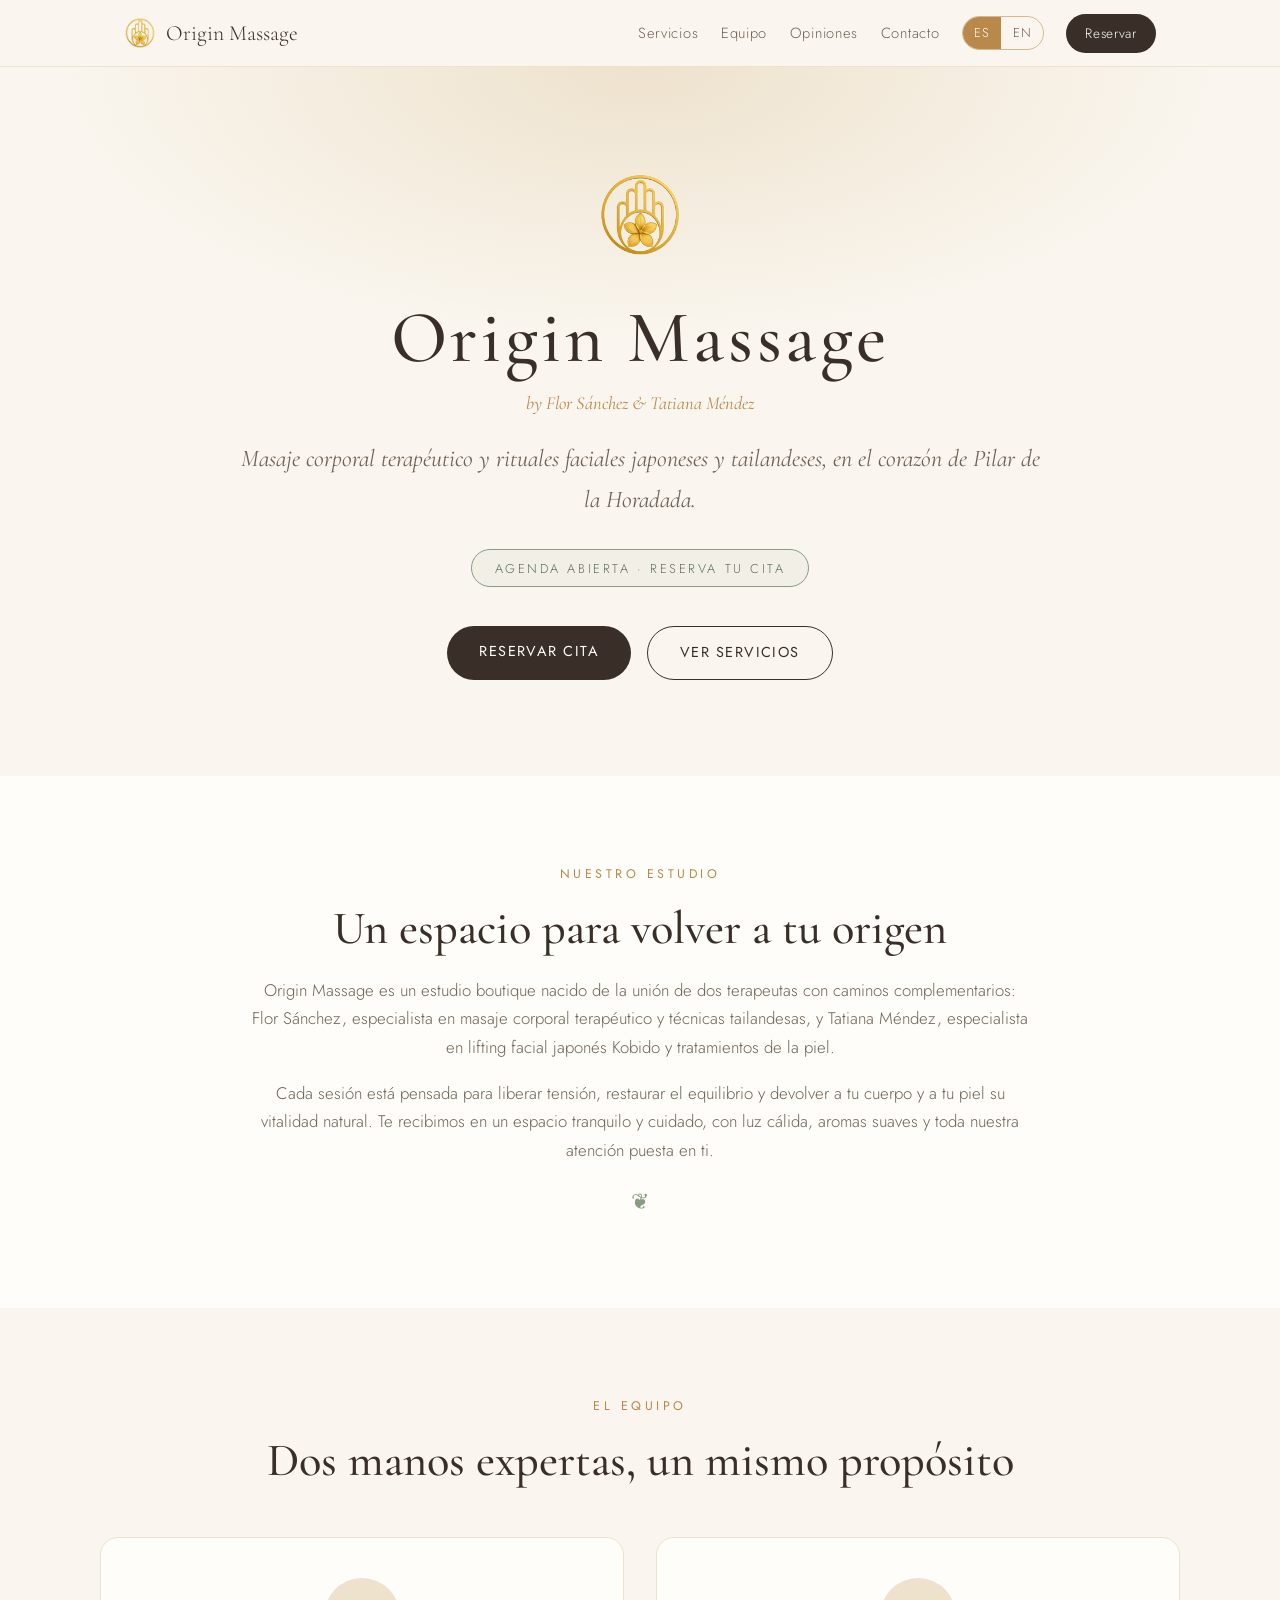
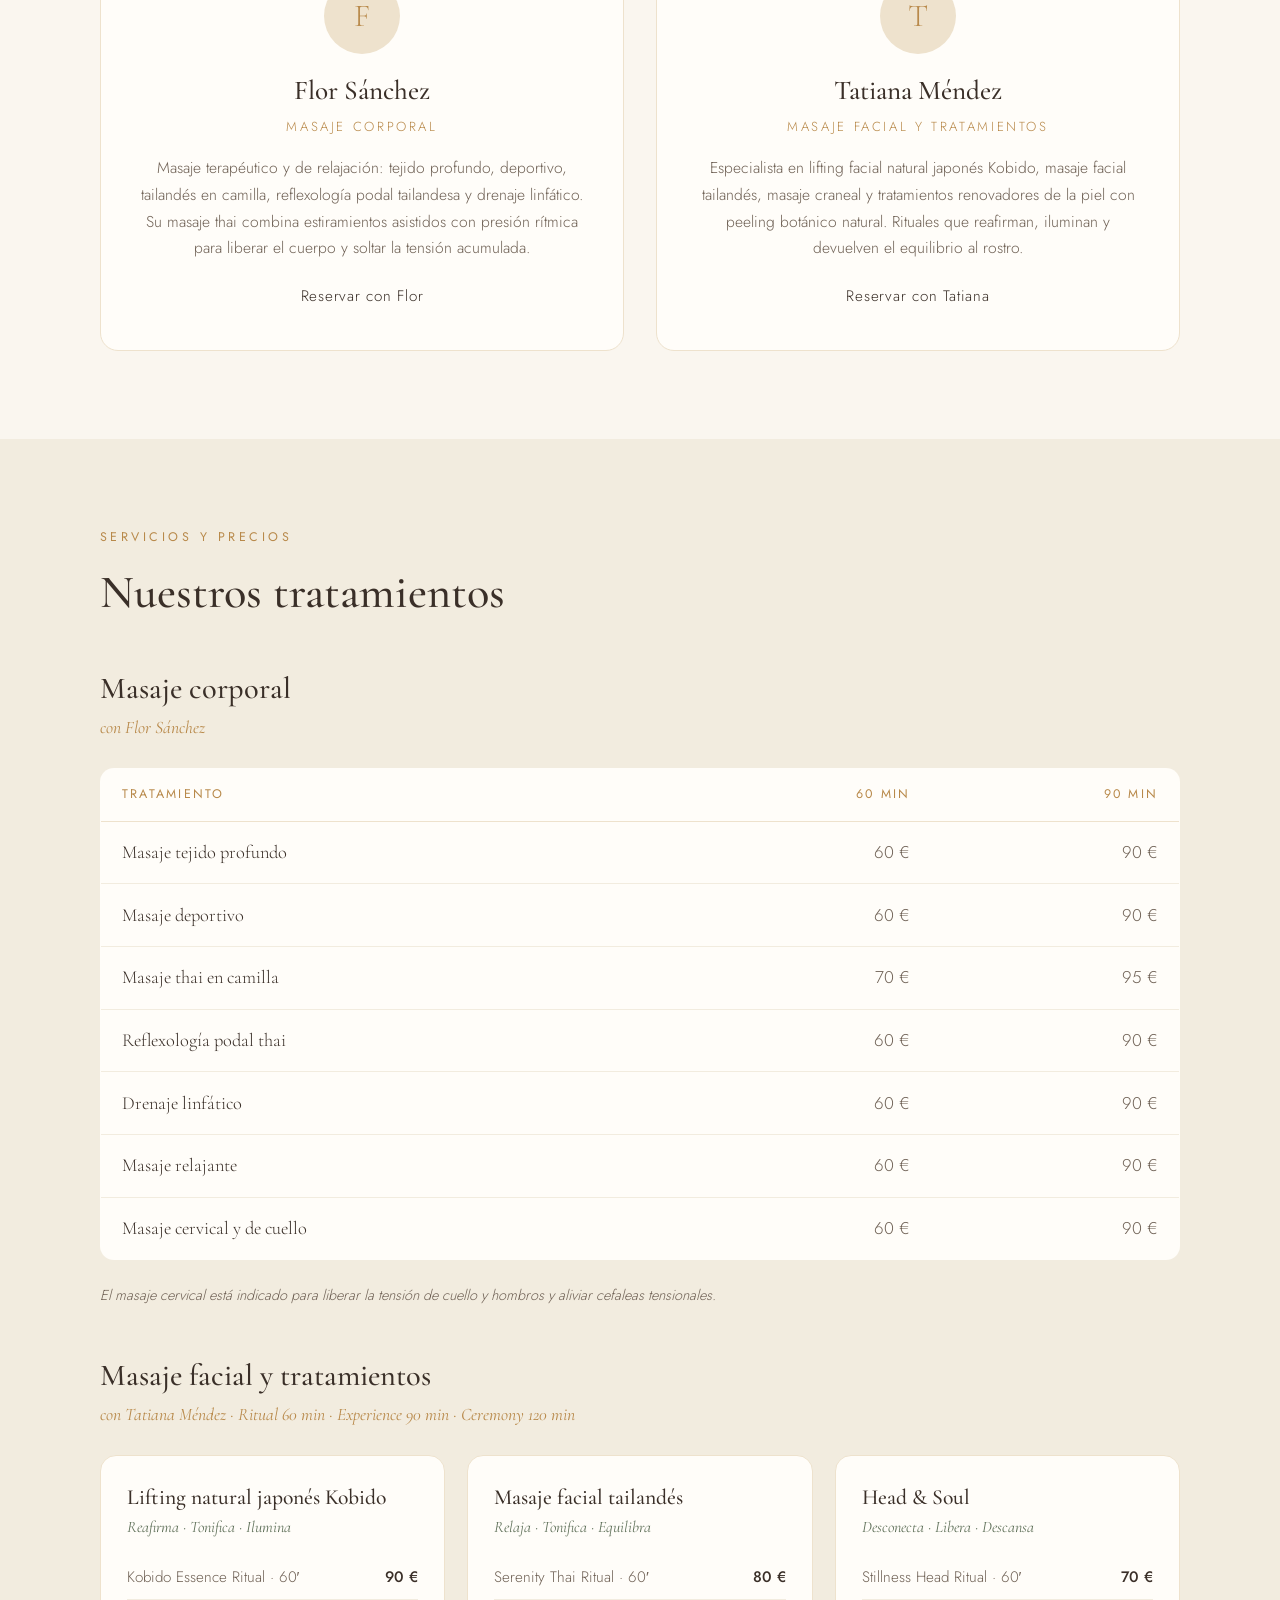
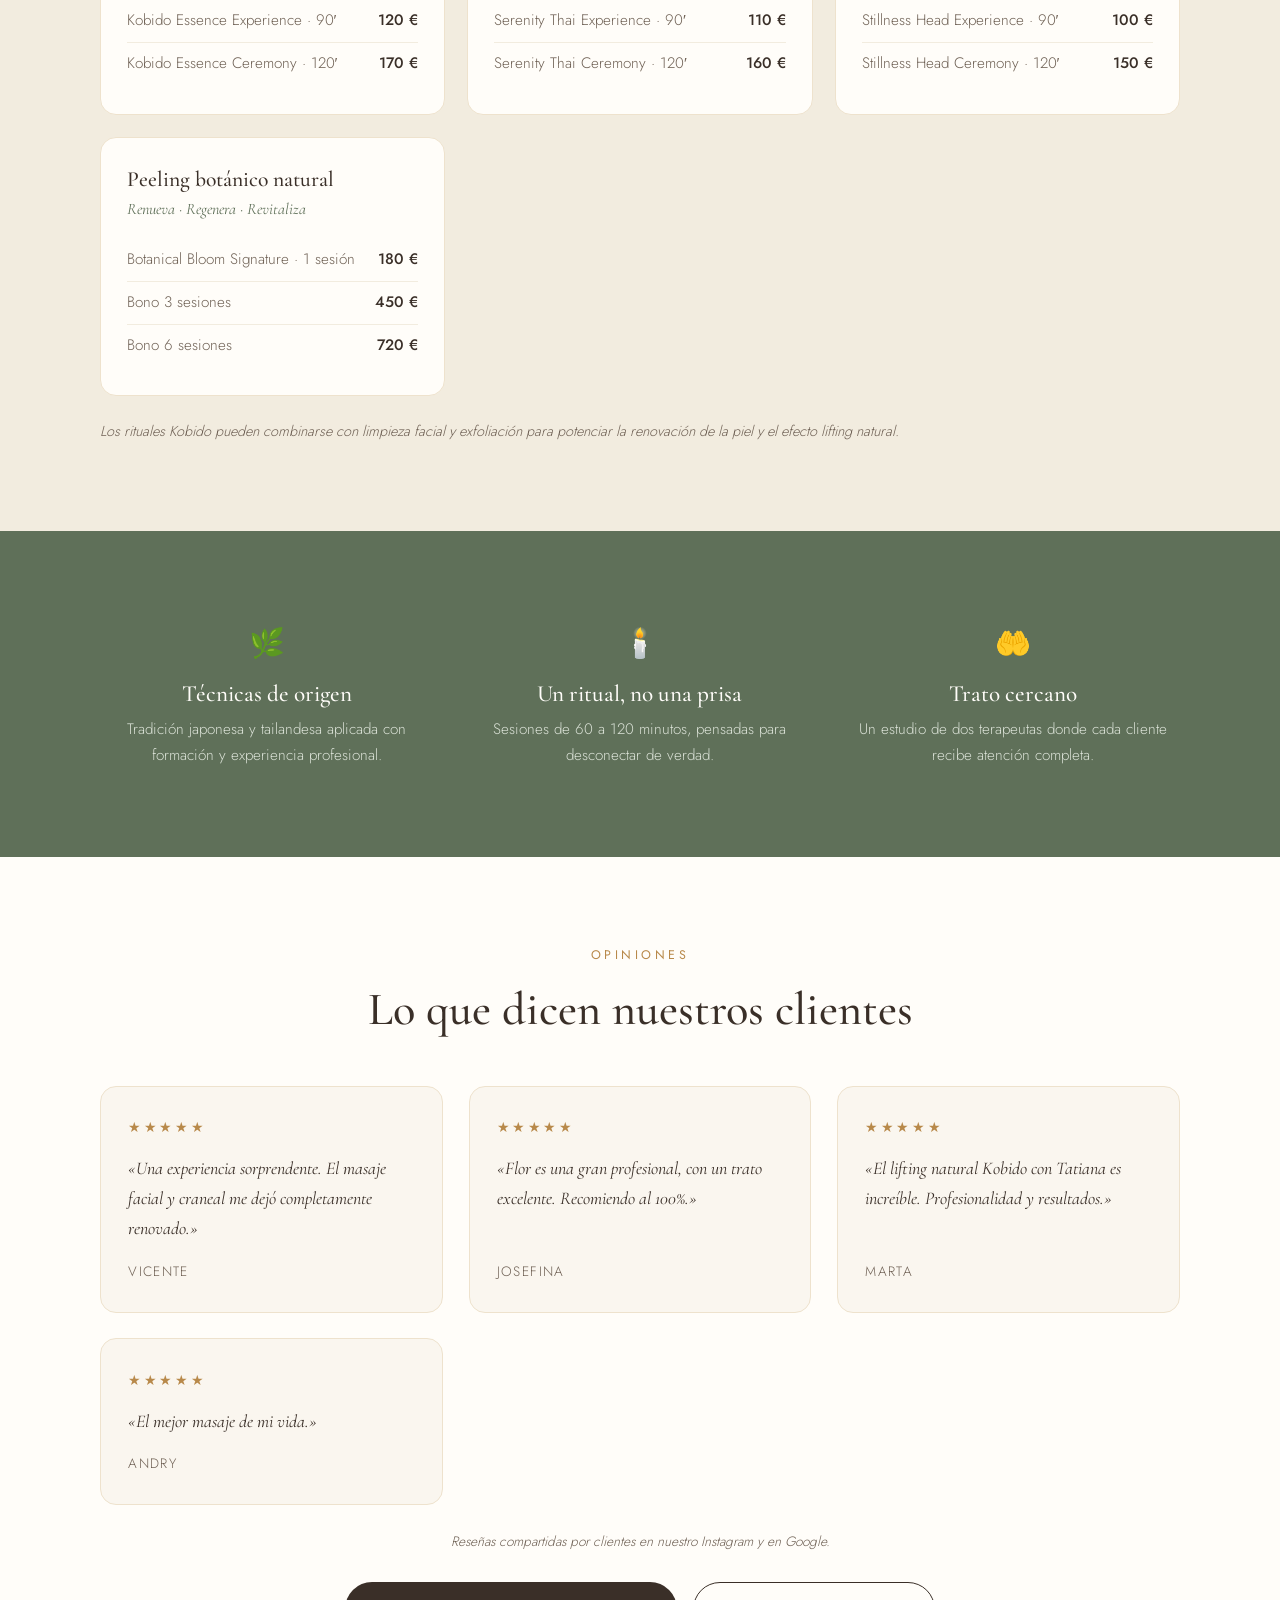
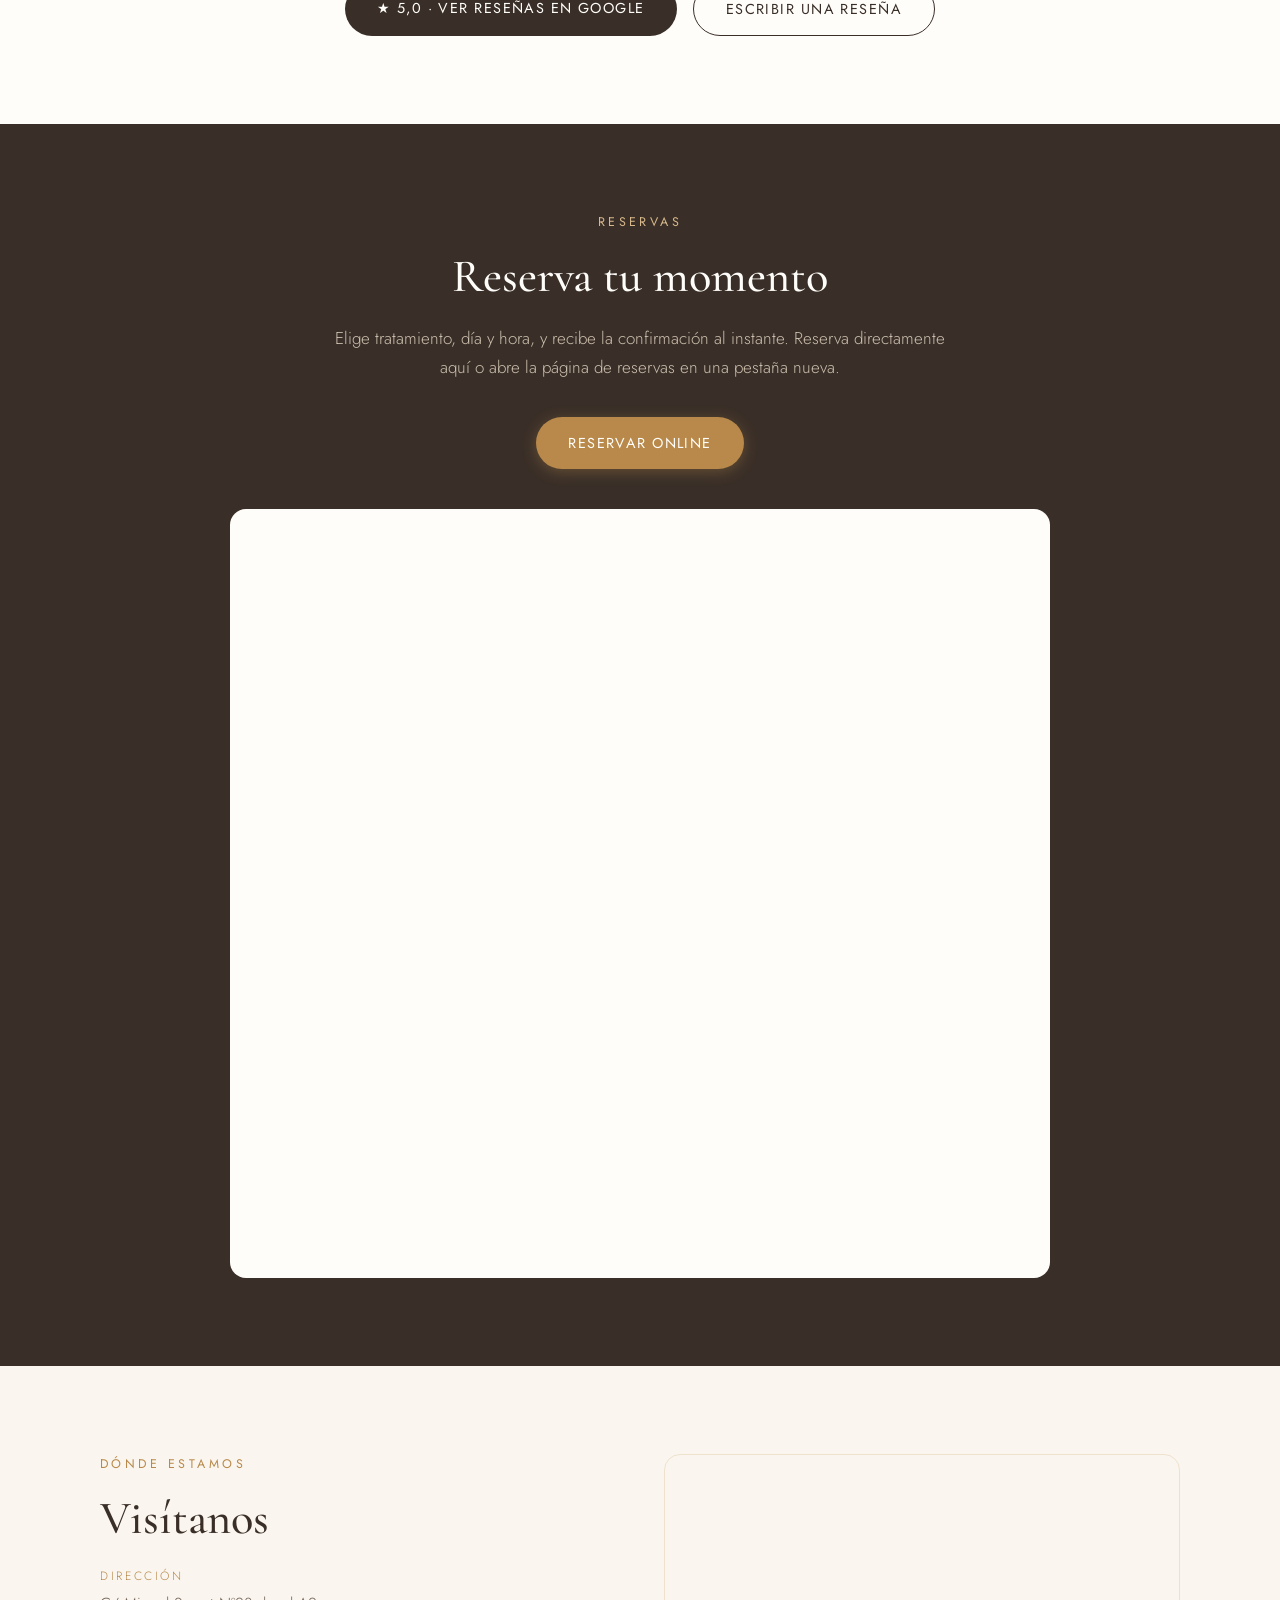
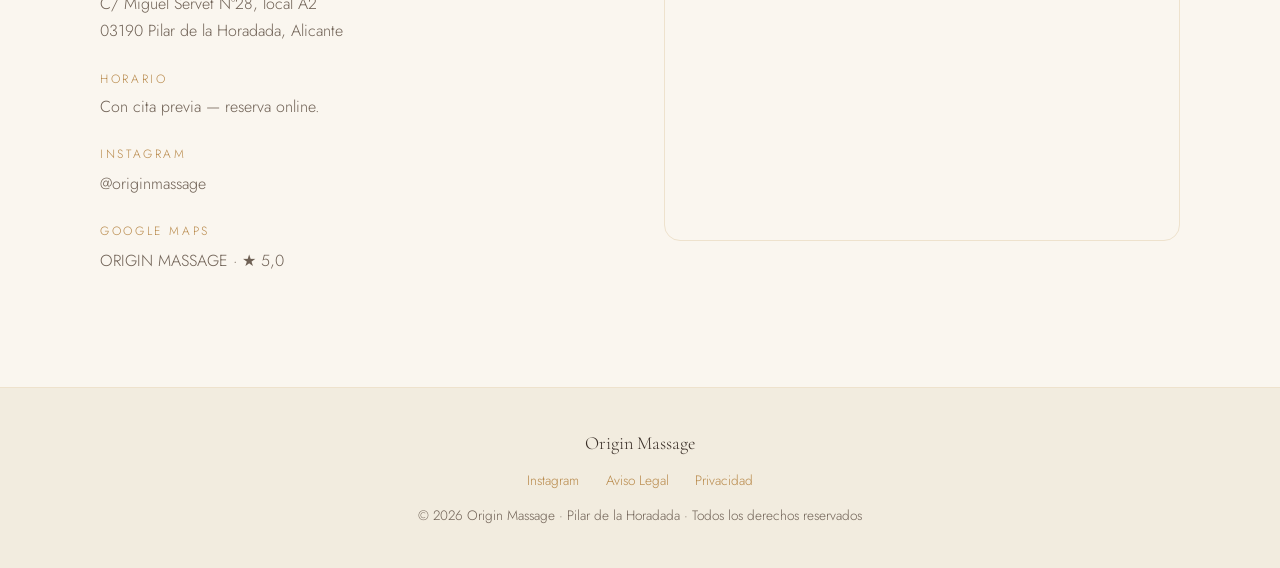
<file: index.html>
<!DOCTYPE html>
<html lang="es">
<head>
<meta charset="UTF-8">
<meta name="viewport" content="width=device-width, initial-scale=1.0">
<title>Origin Massage — Masajes y Tratamientos Faciales en Pilar de la Horadada</title>
<meta name="description" content="Origin Massage: estudio boutique de masaje corporal y tratamientos faciales (lifting japonés Kobido, masaje tailandés, drenaje linfático) en Pilar de la Horadada, Alicante. Reserva por WhatsApp o Instagram.">
<meta property="og:title" content="Origin Massage — Pilar de la Horadada">
<meta property="og:description" content="Masaje corporal terapéutico y rituales faciales Kobido. C/ Miguel Servet 28, Pilar de la Horadada. Reserva tu cita.">
<meta property="og:type" content="website">
<meta property="og:locale" content="es_ES">
<meta property="og:url" content="https://originmassage.es/">
<meta property="og:image" content="https://originmassage.es/assets/img/logo.png">
<link rel="canonical" href="https://originmassage.es/">
<link rel="alternate" hreflang="es" href="https://originmassage.es/">
<link rel="alternate" hreflang="en" href="https://originmassage.es/en/">
<link rel="alternate" hreflang="x-default" href="https://originmassage.es/">
<link rel="preload" href="assets/fonts/cormorant-var.woff2" as="font" type="font/woff2" crossorigin>
<link rel="preload" href="assets/fonts/jost-var.woff2" as="font" type="font/woff2" crossorigin>
<link rel="stylesheet" href="assets/css/style.css">
<link rel="icon" type="image/png" href="assets/img/logo.png">
<script type="application/ld+json">
{
  "@context": "https://schema.org",
  "@type": "HealthAndBeautyBusiness",
  "name": "Origin Massage",
  "alternateName": "ORIGIN MASSAGE by Flor Sánchez",
  "url": "https://originmassage.es/",
  "image": "https://originmassage.es/assets/img/logo.png",
  "logo": "https://originmassage.es/assets/img/logo.png",
  "description": "Estudio boutique de masaje corporal y tratamientos faciales en Pilar de la Horadada: lifting japonés Kobido, masaje tailandés, tejido profundo, drenaje linfático.",
  "address": {
    "@type": "PostalAddress",
    "streetAddress": "C/ Miguel Servet Nº28, local A2",
    "addressLocality": "Pilar de la Horadada",
    "addressRegion": "Alicante",
    "postalCode": "03190",
    "addressCountry": "ES"
  },
  "geo": { "@type": "GeoCoordinates", "latitude": 37.85882, "longitude": -0.7877999 },
  "hasMap": "https://maps.google.com/?cid=11726872775915599812",
  "sameAs": [
    "https://www.instagram.com/originmassage/",
    "https://linktr.ee/originmassagepilardelahoradada"
  ],
  "priceRange": "€€",
  "currenciesAccepted": "EUR",
  "founder": [
    { "@type": "Person", "name": "Flor Sánchez", "jobTitle": "Masajista terapéutica" },
    { "@type": "Person", "name": "Tatiana Méndez", "jobTitle": "Especialista en masaje facial" }
  ],
  "hasOfferCatalog": {
    "@type": "OfferCatalog",
    "name": "Tratamientos",
    "itemListElement": [
      { "@type": "Offer", "itemOffered": { "@type": "Service", "name": "Masaje tejido profundo (60 min)" }, "price": "60", "priceCurrency": "EUR" },
      { "@type": "Offer", "itemOffered": { "@type": "Service", "name": "Masaje deportivo (60 min)" }, "price": "60", "priceCurrency": "EUR" },
      { "@type": "Offer", "itemOffered": { "@type": "Service", "name": "Masaje thai en camilla (60 min)" }, "price": "70", "priceCurrency": "EUR" },
      { "@type": "Offer", "itemOffered": { "@type": "Service", "name": "Reflexología podal thai (60 min)" }, "price": "60", "priceCurrency": "EUR" },
      { "@type": "Offer", "itemOffered": { "@type": "Service", "name": "Drenaje linfático (60 min)" }, "price": "60", "priceCurrency": "EUR" },
      { "@type": "Offer", "itemOffered": { "@type": "Service", "name": "Masaje relajante (60 min)" }, "price": "60", "priceCurrency": "EUR" },
      { "@type": "Offer", "itemOffered": { "@type": "Service", "name": "Masaje cervical y de cuello (60 min)" }, "price": "60", "priceCurrency": "EUR" },
      { "@type": "Offer", "itemOffered": { "@type": "Service", "name": "Lifting japonés Kobido — Kobido Essence Ritual (60 min)" }, "price": "90", "priceCurrency": "EUR" },
      { "@type": "Offer", "itemOffered": { "@type": "Service", "name": "Masaje facial tailandés — Serenity Thai Ritual (60 min)" }, "price": "80", "priceCurrency": "EUR" },
      { "@type": "Offer", "itemOffered": { "@type": "Service", "name": "Masaje craneal — Stillness Head Ritual (60 min)" }, "price": "70", "priceCurrency": "EUR" },
      { "@type": "Offer", "itemOffered": { "@type": "Service", "name": "Peeling botánico natural — Botanical Bloom Signature (1 sesión)" }, "price": "180", "priceCurrency": "EUR" }
    ]
  }
}
</script>
</head>
<body>

<header>
  <nav class="nav">
    <a href="#top" class="brand" aria-label="Origin Massage">
      <img src="assets/img/logo.png" alt="" width="32" height="32">
      Origin Massage
    </a>
    <button id="menu-btn" class="menu-btn" aria-expanded="false" aria-controls="nav-links" aria-label="Abrir menú">☰</button>
    <div class="nav-links" id="nav-links">
      <a href="#servicios">Servicios</a>
      <a href="#equipo">Equipo</a>
      <a href="#opiniones">Opiniones</a>
      <a href="#contacto">Contacto</a>
      <div class="lang-switch" aria-label="Idioma / Language">
        <a href="./" aria-current="true" lang="es">ES</a>
        <a href="en/" hreflang="en" lang="en">EN</a>
      </div>
      <a href="#reservar" class="nav-book">Reservar</a>
    </div>
  </nav>
</header>

<main id="top">

  <!-- HERO -->
  <section class="hero">
    <img class="hamsa" src="assets/img/logo.png" alt="" width="88" height="88">
    <h1>Origin Massage</h1>
    <div class="by">by Flor Sánchez &amp; Tatiana Méndez</div>
    <p class="tagline">Masaje corporal terapéutico y rituales faciales japoneses y tailandeses, en el corazón de Pilar de la Horadada.</p>
    <div class="open-badge">Agenda abierta · Reserva tu cita</div>
    <div class="hero-ctas">
      <a class="btn btn-solid" href="#reservar">Reservar cita</a>
      <a class="btn btn-line" href="#servicios">Ver servicios</a>
    </div>
  </section>

  <!-- SOBRE NOSOTRAS -->
  <section class="about reveal">
    <div class="wrap">
      <div class="eyebrow">Nuestro estudio</div>
      <h2 class="section-title">Un espacio para volver a tu origen</h2>
      <p>Origin Massage es un estudio boutique nacido de la unión de dos terapeutas con caminos complementarios: Flor Sánchez, especialista en masaje corporal terapéutico y técnicas tailandesas, y Tatiana Méndez, especialista en lifting facial japonés Kobido y tratamientos de la piel.</p>
      <p>Cada sesión está pensada para liberar tensión, restaurar el equilibrio y devolver a tu cuerpo y a tu piel su vitalidad natural. Te recibimos en un espacio tranquilo y cuidado, con luz cálida, aromas suaves y toda nuestra atención puesta en ti.</p>
      <div class="leaf">❦</div>
    </div>
  </section>

  <!-- EQUIPO -->
  <section class="therapists" id="equipo">
    <div class="wrap">
      <div class="eyebrow center">El equipo</div>
      <h2 class="section-title center">Dos manos expertas, un mismo propósito</h2>
      <div class="grid">
        <div class="t-card reveal">
          <div class="monogram">F</div>
          <h3>Flor Sánchez</h3>
          <div class="role">Masaje corporal</div>
          <p>Masaje terapéutico y de relajación: tejido profundo, deportivo, tailandés en camilla, reflexología podal tailandesa y drenaje linfático. Su masaje thai combina estiramientos asistidos con presión rítmica para liberar el cuerpo y soltar la tensión acumulada.</p>
          <a class="phone" href="#reservar">Reservar con Flor</a>
        </div>
        <div class="t-card reveal">
          <div class="monogram">T</div>
          <h3>Tatiana Méndez</h3>
          <div class="role">Masaje facial y tratamientos</div>
          <p>Especialista en lifting facial natural japonés Kobido, masaje facial tailandés, masaje craneal y tratamientos renovadores de la piel con peeling botánico natural. Rituales que reafirman, iluminan y devuelven el equilibrio al rostro.</p>
          <a class="phone" href="#reservar">Reservar con Tatiana</a>
        </div>
      </div>
    </div>
  </section>

  <!-- SERVICIOS -->
  <section class="services" id="servicios">
    <div class="wrap">
      <div class="eyebrow">Servicios y precios</div>
      <h2 class="section-title">Nuestros tratamientos</h2>

      <div class="svc-block reveal">
        <h3>Masaje corporal</h3>
        <div class="svc-sub">con Flor Sánchez</div>
        <div class="table-scroll">
          <table class="price">
            <thead>
              <tr>
                <th>Tratamiento</th>
                <th style="text-align:right">60 min</th>
                <th style="text-align:right">90 min</th>
              </tr>
            </thead>
            <tbody>
              <tr><td>Masaje tejido profundo</td><td class="p">60&nbsp;€</td><td class="p">90&nbsp;€</td></tr>
              <tr><td>Masaje deportivo</td><td class="p">60&nbsp;€</td><td class="p">90&nbsp;€</td></tr>
              <tr><td>Masaje thai en camilla</td><td class="p">70&nbsp;€</td><td class="p">95&nbsp;€</td></tr>
              <tr><td>Reflexología podal thai</td><td class="p">60&nbsp;€</td><td class="p">90&nbsp;€</td></tr>
              <tr><td>Drenaje linfático</td><td class="p">60&nbsp;€</td><td class="p">90&nbsp;€</td></tr>
              <tr><td>Masaje relajante</td><td class="p">60&nbsp;€</td><td class="p">90&nbsp;€</td></tr>
              <tr><td>Masaje cervical y de cuello</td><td class="p">60&nbsp;€</td><td class="p">90&nbsp;€</td></tr>
            </tbody>
          </table>
        </div>
        <p class="svc-note">El masaje cervical está indicado para liberar la tensión de cuello y hombros y aliviar cefaleas tensionales.</p>
      </div>

      <div class="svc-block reveal">
        <h3>Masaje facial y tratamientos</h3>
        <div class="svc-sub">con Tatiana Méndez · Ritual 60 min · Experience 90 min · Ceremony 120 min</div>
        <div class="ritual-grid">
          <div class="ritual">
            <h4>Lifting natural japonés Kobido</h4>
            <div class="benefit">Reafirma · Tonifica · Ilumina</div>
            <ul>
              <li><span>Kobido Essence Ritual · 60&prime;</span><b>90&nbsp;€</b></li>
              <li><span>Kobido Essence Experience · 90&prime;</span><b>120&nbsp;€</b></li>
              <li><span>Kobido Essence Ceremony · 120&prime;</span><b>170&nbsp;€</b></li>
            </ul>
          </div>
          <div class="ritual">
            <h4>Masaje facial tailandés</h4>
            <div class="benefit">Relaja · Tonifica · Equilibra</div>
            <ul>
              <li><span>Serenity Thai Ritual · 60&prime;</span><b>80&nbsp;€</b></li>
              <li><span>Serenity Thai Experience · 90&prime;</span><b>110&nbsp;€</b></li>
              <li><span>Serenity Thai Ceremony · 120&prime;</span><b>160&nbsp;€</b></li>
            </ul>
          </div>
          <div class="ritual">
            <h4>Head &amp; Soul</h4>
            <div class="benefit">Desconecta · Libera · Descansa</div>
            <ul>
              <li><span>Stillness Head Ritual · 60&prime;</span><b>70&nbsp;€</b></li>
              <li><span>Stillness Head Experience · 90&prime;</span><b>100&nbsp;€</b></li>
              <li><span>Stillness Head Ceremony · 120&prime;</span><b>150&nbsp;€</b></li>
            </ul>
          </div>
          <div class="ritual">
            <h4>Peeling botánico natural</h4>
            <div class="benefit">Renueva · Regenera · Revitaliza</div>
            <ul>
              <li><span>Botanical Bloom Signature · 1 sesión</span><b>180&nbsp;€</b></li>
              <li><span>Bono 3 sesiones</span><b>450&nbsp;€</b></li>
              <li><span>Bono 6 sesiones</span><b>720&nbsp;€</b></li>
            </ul>
          </div>
        </div>
        <p class="svc-note">Los rituales Kobido pueden combinarse con limpieza facial y exfoliación para potenciar la renovación de la piel y el efecto lifting natural.</p>
      </div>
    </div>
  </section>

  <!-- FILOSOFÍA -->
  <section class="philo reveal">
    <div class="wrap">
      <div>
        <div class="icon">🌿</div>
        <h4>Técnicas de origen</h4>
        <p>Tradición japonesa y tailandesa aplicada con formación y experiencia profesional.</p>
      </div>
      <div>
        <div class="icon">🕯️</div>
        <h4>Un ritual, no una prisa</h4>
        <p>Sesiones de 60 a 120 minutos, pensadas para desconectar de verdad.</p>
      </div>
      <div>
        <div class="icon">🤲</div>
        <h4>Trato cercano</h4>
        <p>Un estudio de dos terapeutas donde cada cliente recibe atención completa.</p>
      </div>
    </div>
  </section>

  <!-- OPINIONES -->
  <section class="reviews" id="opiniones">
    <div class="wrap">
      <div class="eyebrow center">Opiniones</div>
      <h2 class="section-title center">Lo que dicen nuestros clientes</h2>
      <div class="grid">
        <div class="review reveal">
          <div class="stars" aria-label="5 estrellas">★★★★★</div>
          <blockquote>«Una experiencia sorprendente. El masaje facial y craneal me dejó completamente renovado.»</blockquote>
          <cite>Vicente</cite>
        </div>
        <div class="review reveal">
          <div class="stars" aria-label="5 estrellas">★★★★★</div>
          <blockquote>«Flor es una gran profesional, con un trato excelente. Recomiendo al 100%.»</blockquote>
          <cite>Josefina</cite>
        </div>
        <div class="review reveal">
          <div class="stars" aria-label="5 estrellas">★★★★★</div>
          <blockquote>«El lifting natural Kobido con Tatiana es increíble. Profesionalidad y resultados.»</blockquote>
          <cite>Marta</cite>
        </div>
        <div class="review reveal">
          <div class="stars" aria-label="5 estrellas">★★★★★</div>
          <blockquote>«El mejor masaje de mi vida.»</blockquote>
          <cite>Andry</cite>
        </div>
      </div>
      <p class="src-note">Reseñas compartidas por clientes en nuestro Instagram y en Google.</p>
      <div class="hero-ctas" style="margin-top:1.8rem">
        <a class="btn btn-solid" href="https://search.google.com/local/reviews?placeid=ChIJMy55xdwPYw0RxPeldqg4vqI" target="_blank" rel="noopener">★ 5,0 · Ver reseñas en Google</a>
        <a class="btn btn-line" href="https://search.google.com/local/writereview?placeid=ChIJMy55xdwPYw0RxPeldqg4vqI" target="_blank" rel="noopener">Escribir una reseña</a>
      </div>
    </div>
  </section>

  <!-- RESERVAS -->
  <section class="booking" id="reservar">
    <div class="wrap">
      <div class="eyebrow">Reservas</div>
      <h2 class="section-title">Reserva tu momento</h2>
      <p>Elige tratamiento, día y hora, y recibe la confirmación al instante. Reserva directamente aquí o abre la página de reservas en una pestaña nueva.</p>
      <div class="hero-ctas">
        <a class="btn btn-gold" href="https://cita.online/origin-massage/booking" target="_blank" rel="noopener">Reservar online</a>
      </div>
      <div style="max-width:820px;margin:2.5rem auto 0;border-radius:16px;overflow:hidden;background:#fffdf9">
        <iframe src="https://cita.online/origin-massage/booking?embed=1"
                title="Reservar cita online"
                style="width:100%;min-height:760px;border:0"
                loading="lazy"></iframe>
      </div>
    </div>
  </section>

  <!-- CONTACTO -->
  <section class="contact" id="contacto">
    <div class="wrap">
      <div class="reveal">
        <div class="eyebrow">Dónde estamos</div>
        <h2 class="section-title">Visítanos</h2>
        <div class="contact-item">
          <div class="label">Dirección</div>
          <div>C/ Miguel Servet Nº28, local A2<br>03190 Pilar de la Horadada, Alicante</div>
        </div>
        <div class="contact-item">
          <div class="label">Horario</div>
          <div>Con cita previa — <a href="#reservar">reserva online</a>.</div>
        </div>
        <div class="contact-item">
          <div class="label">Instagram</div>
          <a href="https://www.instagram.com/originmassage/" target="_blank" rel="noopener">@originmassage</a>
        </div>
        <div class="contact-item">
          <div class="label">Google Maps</div>
          <a href="https://maps.google.com/?cid=11726872775915599812" target="_blank" rel="noopener">ORIGIN MASSAGE · ★ 5,0</a>
        </div>
      </div>
      <div class="map-frame reveal">
        <iframe
          title="Mapa — Origin Massage, Pilar de la Horadada"
          src="https://www.google.com/maps?q=ORIGIN%20MASSAGE%20by%20Flor%20S%C3%A1nchez%2C%20C%2F%20Miguel%20Servet%2028%2C%2003190%20Pilar%20de%20la%20Horadada&ll=37.85882,-0.7877999&z=17&output=embed"
          loading="lazy" referrerpolicy="no-referrer-when-downgrade"></iframe>
      </div>
    </div>
  </section>

</main>

<footer>
  <div class="brand" style="font-size:1.15rem">Origin Massage</div>
  <div class="foot-links">
    <a href="https://www.instagram.com/originmassage/" target="_blank" rel="noopener">Instagram</a>
    <a href="aviso-legal.html">Aviso Legal</a>
    <a href="privacidad.html">Privacidad</a>
  </div>
  <div>© 2026 Origin Massage · Pilar de la Horadada · Todos los derechos reservados</div>
</footer>

<script src="assets/js/main.js" defer></script>
</body>
</html>
</file>
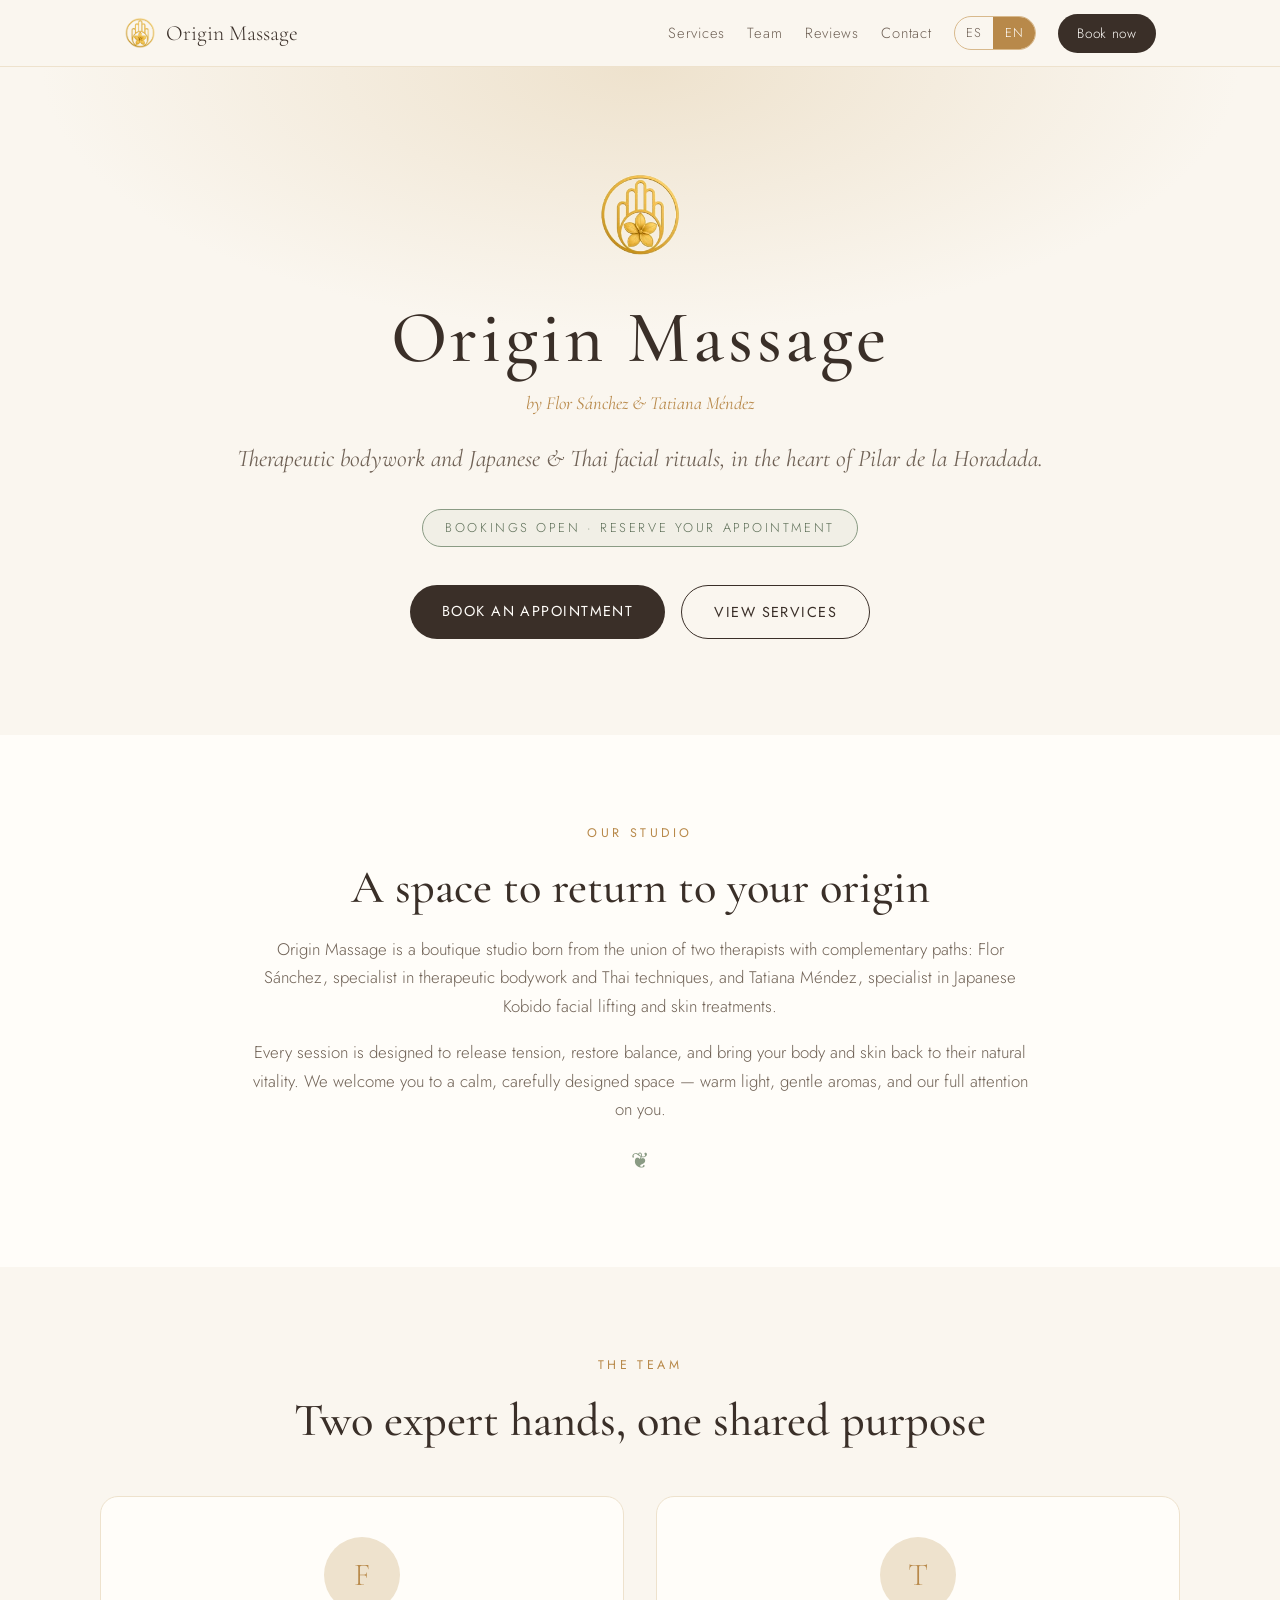
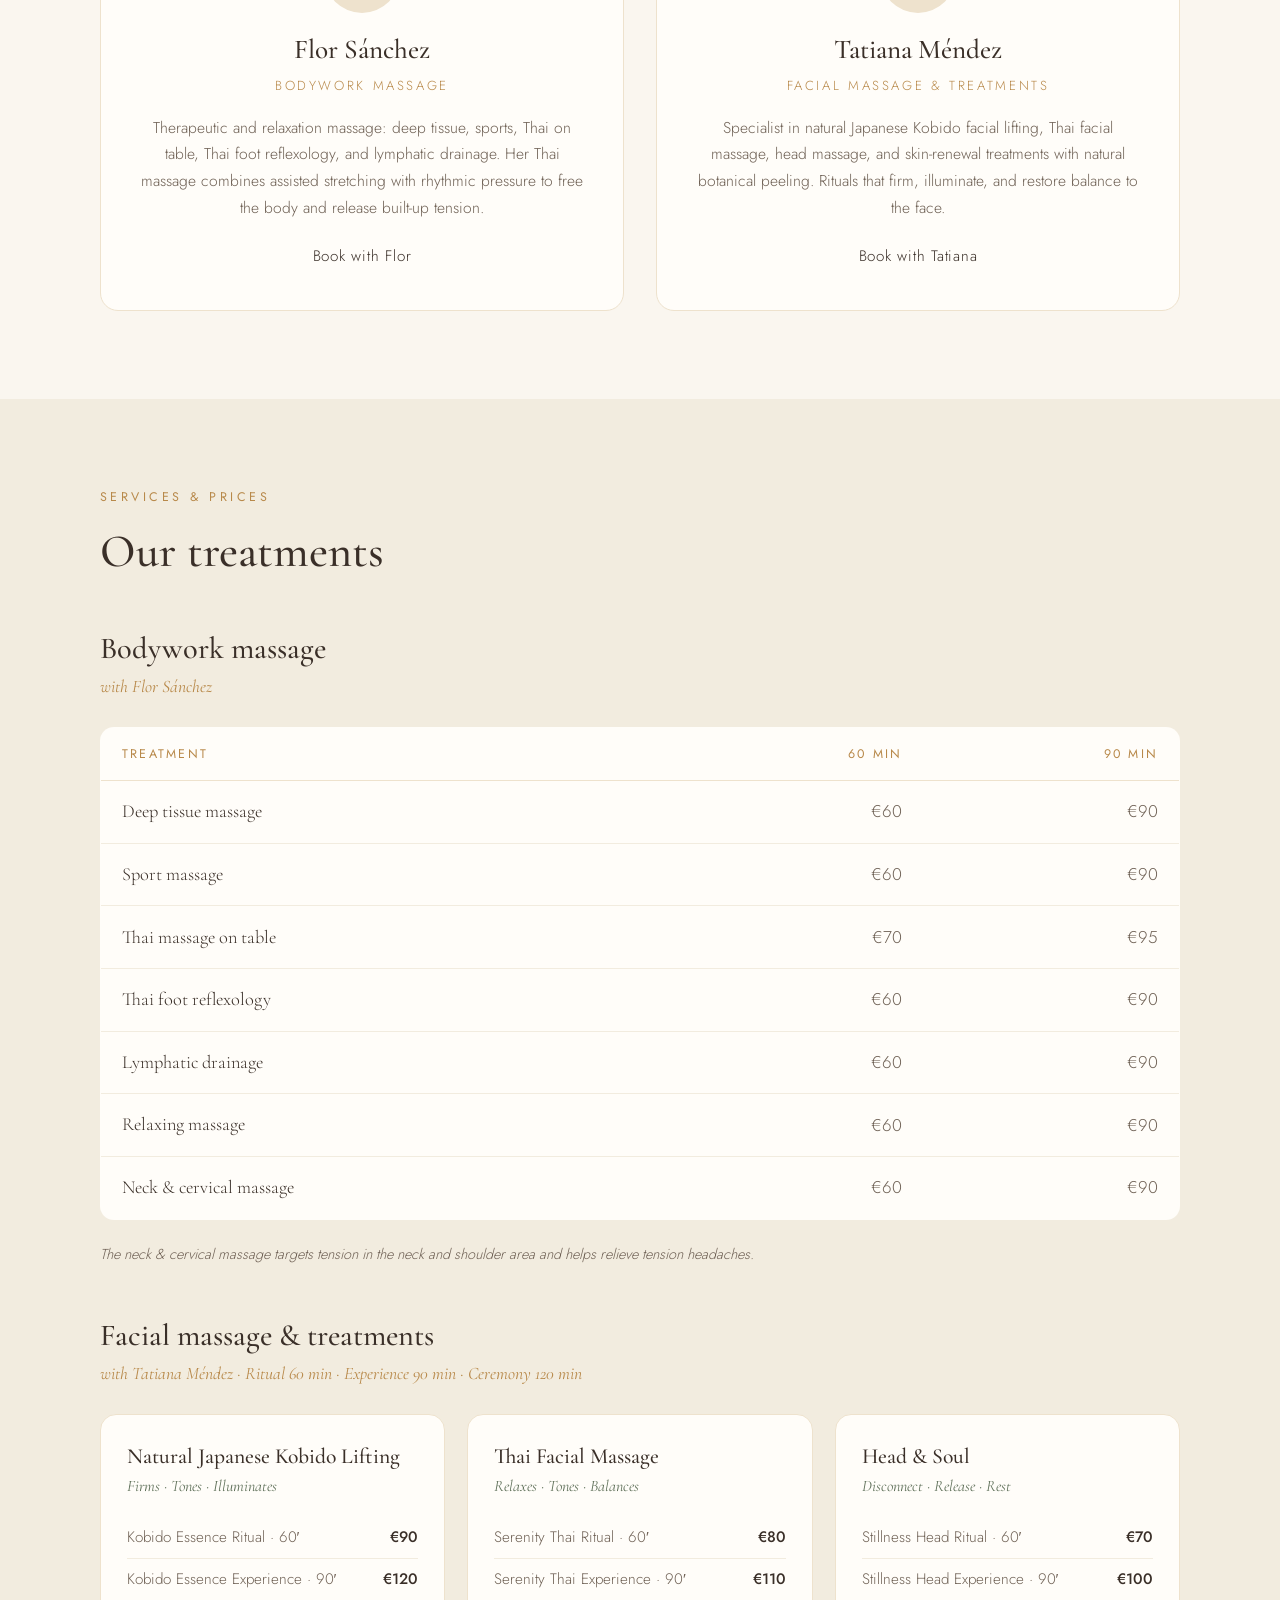
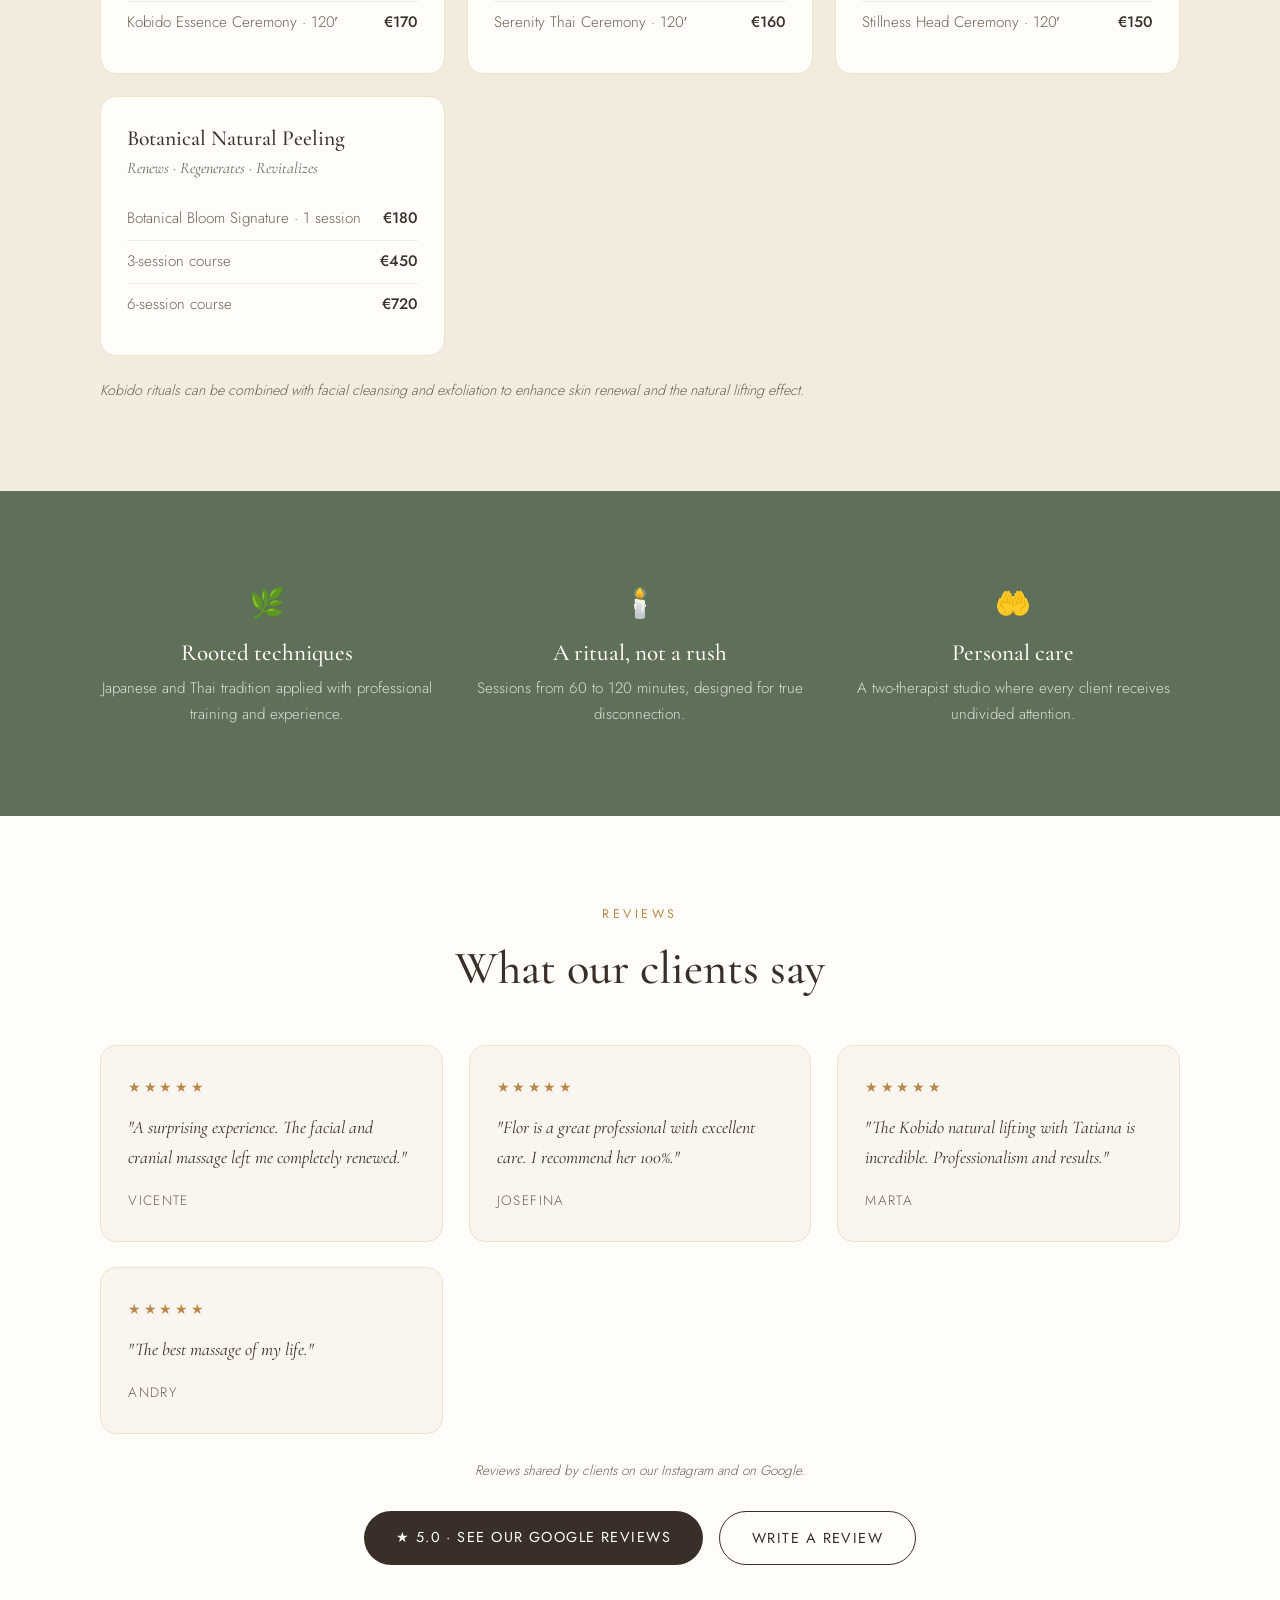
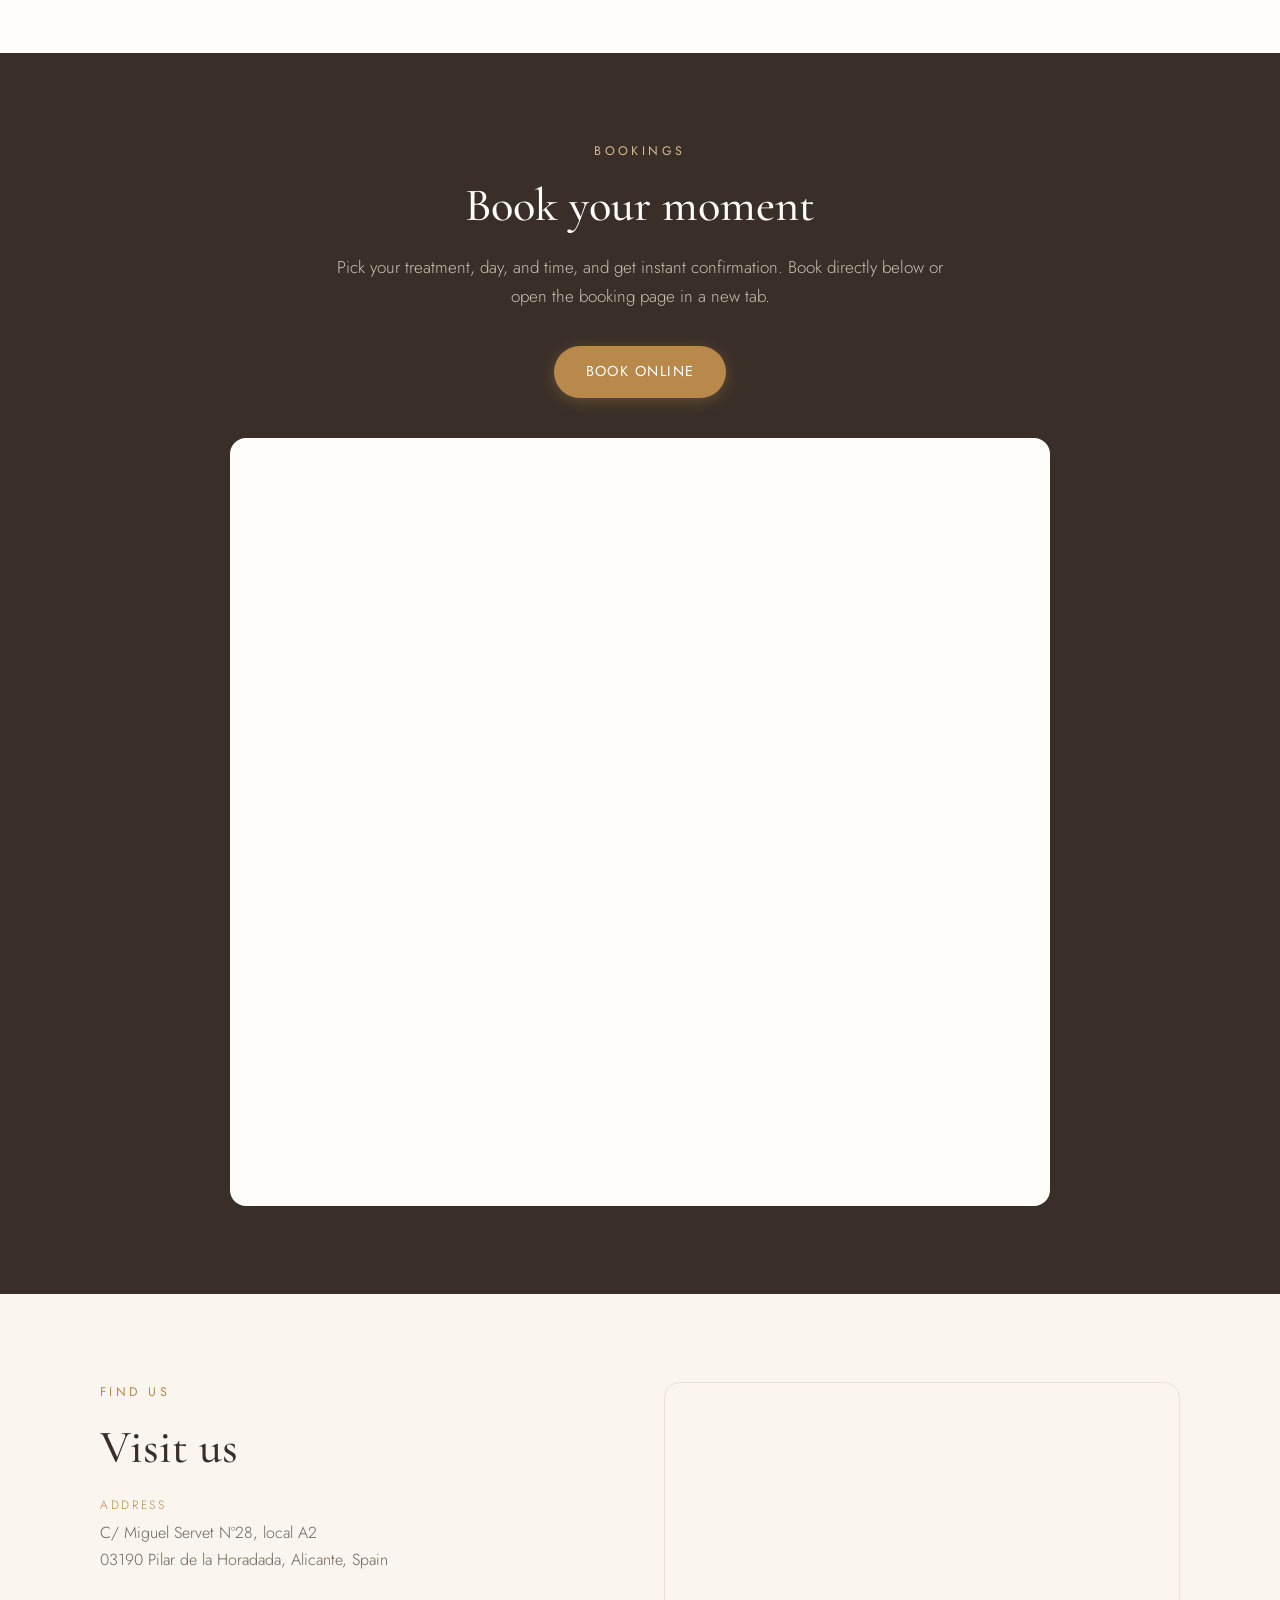
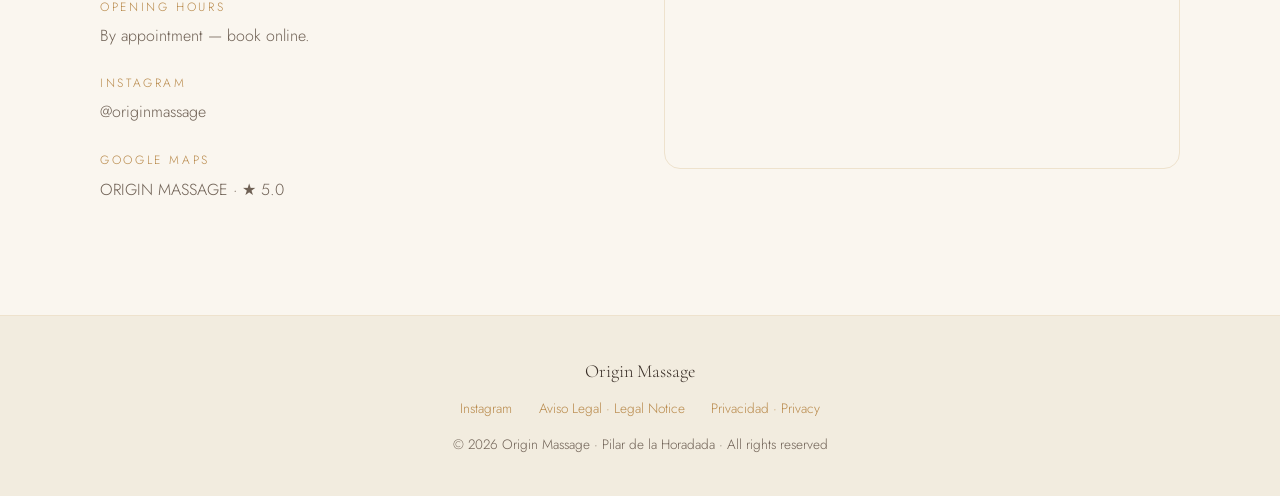
<file: en/index.html>
<!DOCTYPE html>
<html lang="en">
<head>
<meta charset="UTF-8">
<meta name="viewport" content="width=device-width, initial-scale=1.0">
<title>Origin Massage — Massage &amp; Facial Treatments in Pilar de la Horadada</title>
<meta name="description" content="Origin Massage: boutique bodywork and facial-treatment studio (Japanese Kobido lifting, Thai massage, lymphatic drainage) in Pilar de la Horadada, Alicante, Spain. Book via WhatsApp or Instagram.">
<meta property="og:title" content="Origin Massage — Pilar de la Horadada">
<meta property="og:description" content="Therapeutic bodywork and Kobido facial rituals. C/ Miguel Servet 28, Pilar de la Horadada. Book your appointment.">
<meta property="og:type" content="website">
<meta property="og:locale" content="en_GB">
<meta property="og:url" content="https://originmassage.es/en/">
<meta property="og:image" content="https://originmassage.es/assets/img/logo.png">
<link rel="canonical" href="https://originmassage.es/en/">
<link rel="alternate" hreflang="es" href="https://originmassage.es/">
<link rel="alternate" hreflang="en" href="https://originmassage.es/en/">
<link rel="alternate" hreflang="x-default" href="https://originmassage.es/">
<link rel="preload" href="../assets/fonts/cormorant-var.woff2" as="font" type="font/woff2" crossorigin>
<link rel="preload" href="../assets/fonts/jost-var.woff2" as="font" type="font/woff2" crossorigin>
<link rel="stylesheet" href="../assets/css/style.css">
<link rel="icon" type="image/png" href="../assets/img/logo.png">
<script type="application/ld+json">
{
  "@context": "https://schema.org",
  "@type": "HealthAndBeautyBusiness",
  "name": "Origin Massage",
  "alternateName": "ORIGIN MASSAGE by Flor Sánchez",
  "url": "https://originmassage.es/",
  "image": "https://originmassage.es/assets/img/logo.png",
  "logo": "https://originmassage.es/assets/img/logo.png",
  "description": "Boutique bodywork and facial-treatment studio in Pilar de la Horadada: Japanese Kobido lifting, Thai massage, deep tissue, lymphatic drainage.",
  "address": {
    "@type": "PostalAddress",
    "streetAddress": "C/ Miguel Servet Nº28, local A2",
    "addressLocality": "Pilar de la Horadada",
    "addressRegion": "Alicante",
    "postalCode": "03190",
    "addressCountry": "ES"
  },
  "geo": { "@type": "GeoCoordinates", "latitude": 37.85882, "longitude": -0.7877999 },
  "hasMap": "https://maps.google.com/?cid=11726872775915599812",
  "sameAs": [
    "https://www.instagram.com/originmassage/",
    "https://linktr.ee/originmassagepilardelahoradada"
  ],
  "priceRange": "€€",
  "currenciesAccepted": "EUR",
  "founder": [
    { "@type": "Person", "name": "Flor Sánchez", "jobTitle": "Massage therapist" },
    { "@type": "Person", "name": "Tatiana Méndez", "jobTitle": "Facial massage specialist" }
  ],
  "hasOfferCatalog": {
    "@type": "OfferCatalog",
    "name": "Treatments",
    "itemListElement": [
      { "@type": "Offer", "itemOffered": { "@type": "Service", "name": "Deep tissue massage (60 min)" }, "price": "60", "priceCurrency": "EUR" },
      { "@type": "Offer", "itemOffered": { "@type": "Service", "name": "Sport massage (60 min)" }, "price": "60", "priceCurrency": "EUR" },
      { "@type": "Offer", "itemOffered": { "@type": "Service", "name": "Thai massage on table (60 min)" }, "price": "70", "priceCurrency": "EUR" },
      { "@type": "Offer", "itemOffered": { "@type": "Service", "name": "Thai foot reflexology (60 min)" }, "price": "60", "priceCurrency": "EUR" },
      { "@type": "Offer", "itemOffered": { "@type": "Service", "name": "Lymphatic drainage (60 min)" }, "price": "60", "priceCurrency": "EUR" },
      { "@type": "Offer", "itemOffered": { "@type": "Service", "name": "Relaxing massage (60 min)" }, "price": "60", "priceCurrency": "EUR" },
      { "@type": "Offer", "itemOffered": { "@type": "Service", "name": "Neck & cervical massage (60 min)" }, "price": "60", "priceCurrency": "EUR" },
      { "@type": "Offer", "itemOffered": { "@type": "Service", "name": "Japanese Kobido lifting — Kobido Essence Ritual (60 min)" }, "price": "90", "priceCurrency": "EUR" },
      { "@type": "Offer", "itemOffered": { "@type": "Service", "name": "Thai facial massage — Serenity Thai Ritual (60 min)" }, "price": "80", "priceCurrency": "EUR" },
      { "@type": "Offer", "itemOffered": { "@type": "Service", "name": "Head massage — Stillness Head Ritual (60 min)" }, "price": "70", "priceCurrency": "EUR" },
      { "@type": "Offer", "itemOffered": { "@type": "Service", "name": "Botanical natural peeling — Botanical Bloom Signature (1 session)" }, "price": "180", "priceCurrency": "EUR" }
    ]
  }
}
</script>
</head>
<body>

<header>
  <nav class="nav">
    <a href="#top" class="brand" aria-label="Origin Massage">
      <img src="../assets/img/logo.png" alt="" width="32" height="32">
      Origin Massage
    </a>
    <button id="menu-btn" class="menu-btn" aria-expanded="false" aria-controls="nav-links" aria-label="Open menu">☰</button>
    <div class="nav-links" id="nav-links">
      <a href="#services">Services</a>
      <a href="#team">Team</a>
      <a href="#reviews">Reviews</a>
      <a href="#contact">Contact</a>
      <div class="lang-switch" aria-label="Idioma / Language">
        <a href="../" hreflang="es" lang="es">ES</a>
        <a href="./" aria-current="true" lang="en">EN</a>
      </div>
      <a href="#book" class="nav-book">Book now</a>
    </div>
  </nav>
</header>

<main id="top">

  <!-- HERO -->
  <section class="hero">
    <img class="hamsa" src="../assets/img/logo.png" alt="" width="88" height="88">
    <h1>Origin Massage</h1>
    <div class="by">by Flor Sánchez &amp; Tatiana Méndez</div>
    <p class="tagline">Therapeutic bodywork and Japanese &amp; Thai facial rituals, in the heart of Pilar de la Horadada.</p>
    <div class="open-badge">Bookings open · Reserve your appointment</div>
    <div class="hero-ctas">
      <a class="btn btn-solid" href="#book">Book an appointment</a>
      <a class="btn btn-line" href="#services">View services</a>
    </div>
  </section>

  <!-- ABOUT -->
  <section class="about reveal">
    <div class="wrap">
      <div class="eyebrow">Our studio</div>
      <h2 class="section-title">A space to return to your origin</h2>
      <p>Origin Massage is a boutique studio born from the union of two therapists with complementary paths: Flor Sánchez, specialist in therapeutic bodywork and Thai techniques, and Tatiana Méndez, specialist in Japanese Kobido facial lifting and skin treatments.</p>
      <p>Every session is designed to release tension, restore balance, and bring your body and skin back to their natural vitality. We welcome you to a calm, carefully designed space — warm light, gentle aromas, and our full attention on you.</p>
      <div class="leaf">❦</div>
    </div>
  </section>

  <!-- TEAM -->
  <section class="therapists" id="team">
    <div class="wrap">
      <div class="eyebrow center">The team</div>
      <h2 class="section-title center">Two expert hands, one shared purpose</h2>
      <div class="grid">
        <div class="t-card reveal">
          <div class="monogram">F</div>
          <h3>Flor Sánchez</h3>
          <div class="role">Bodywork massage</div>
          <p>Therapeutic and relaxation massage: deep tissue, sports, Thai on table, Thai foot reflexology, and lymphatic drainage. Her Thai massage combines assisted stretching with rhythmic pressure to free the body and release built-up tension.</p>
          <a class="phone" href="#book">Book with Flor</a>
        </div>
        <div class="t-card reveal">
          <div class="monogram">T</div>
          <h3>Tatiana Méndez</h3>
          <div class="role">Facial massage &amp; treatments</div>
          <p>Specialist in natural Japanese Kobido facial lifting, Thai facial massage, head massage, and skin-renewal treatments with natural botanical peeling. Rituals that firm, illuminate, and restore balance to the face.</p>
          <a class="phone" href="#book">Book with Tatiana</a>
        </div>
      </div>
    </div>
  </section>

  <!-- SERVICES -->
  <section class="services" id="services">
    <div class="wrap">
      <div class="eyebrow">Services &amp; prices</div>
      <h2 class="section-title">Our treatments</h2>

      <div class="svc-block reveal">
        <h3>Bodywork massage</h3>
        <div class="svc-sub">with Flor Sánchez</div>
        <div class="table-scroll">
          <table class="price">
            <thead>
              <tr>
                <th>Treatment</th>
                <th style="text-align:right">60 min</th>
                <th style="text-align:right">90 min</th>
              </tr>
            </thead>
            <tbody>
              <tr><td>Deep tissue massage</td><td class="p">€60</td><td class="p">€90</td></tr>
              <tr><td>Sport massage</td><td class="p">€60</td><td class="p">€90</td></tr>
              <tr><td>Thai massage on table</td><td class="p">€70</td><td class="p">€95</td></tr>
              <tr><td>Thai foot reflexology</td><td class="p">€60</td><td class="p">€90</td></tr>
              <tr><td>Lymphatic drainage</td><td class="p">€60</td><td class="p">€90</td></tr>
              <tr><td>Relaxing massage</td><td class="p">€60</td><td class="p">€90</td></tr>
              <tr><td>Neck &amp; cervical massage</td><td class="p">€60</td><td class="p">€90</td></tr>
            </tbody>
          </table>
        </div>
        <p class="svc-note">The neck &amp; cervical massage targets tension in the neck and shoulder area and helps relieve tension headaches.</p>
      </div>

      <div class="svc-block reveal">
        <h3>Facial massage &amp; treatments</h3>
        <div class="svc-sub">with Tatiana Méndez · Ritual 60 min · Experience 90 min · Ceremony 120 min</div>
        <div class="ritual-grid">
          <div class="ritual">
            <h4>Natural Japanese Kobido Lifting</h4>
            <div class="benefit">Firms · Tones · Illuminates</div>
            <ul>
              <li><span>Kobido Essence Ritual · 60&prime;</span><b>€90</b></li>
              <li><span>Kobido Essence Experience · 90&prime;</span><b>€120</b></li>
              <li><span>Kobido Essence Ceremony · 120&prime;</span><b>€170</b></li>
            </ul>
          </div>
          <div class="ritual">
            <h4>Thai Facial Massage</h4>
            <div class="benefit">Relaxes · Tones · Balances</div>
            <ul>
              <li><span>Serenity Thai Ritual · 60&prime;</span><b>€80</b></li>
              <li><span>Serenity Thai Experience · 90&prime;</span><b>€110</b></li>
              <li><span>Serenity Thai Ceremony · 120&prime;</span><b>€160</b></li>
            </ul>
          </div>
          <div class="ritual">
            <h4>Head &amp; Soul</h4>
            <div class="benefit">Disconnect · Release · Rest</div>
            <ul>
              <li><span>Stillness Head Ritual · 60&prime;</span><b>€70</b></li>
              <li><span>Stillness Head Experience · 90&prime;</span><b>€100</b></li>
              <li><span>Stillness Head Ceremony · 120&prime;</span><b>€150</b></li>
            </ul>
          </div>
          <div class="ritual">
            <h4>Botanical Natural Peeling</h4>
            <div class="benefit">Renews · Regenerates · Revitalizes</div>
            <ul>
              <li><span>Botanical Bloom Signature · 1 session</span><b>€180</b></li>
              <li><span>3-session course</span><b>€450</b></li>
              <li><span>6-session course</span><b>€720</b></li>
            </ul>
          </div>
        </div>
        <p class="svc-note">Kobido rituals can be combined with facial cleansing and exfoliation to enhance skin renewal and the natural lifting effect.</p>
      </div>
    </div>
  </section>

  <!-- PHILOSOPHY -->
  <section class="philo reveal">
    <div class="wrap">
      <div>
        <div class="icon">🌿</div>
        <h4>Rooted techniques</h4>
        <p>Japanese and Thai tradition applied with professional training and experience.</p>
      </div>
      <div>
        <div class="icon">🕯️</div>
        <h4>A ritual, not a rush</h4>
        <p>Sessions from 60 to 120 minutes, designed for true disconnection.</p>
      </div>
      <div>
        <div class="icon">🤲</div>
        <h4>Personal care</h4>
        <p>A two-therapist studio where every client receives undivided attention.</p>
      </div>
    </div>
  </section>

  <!-- REVIEWS -->
  <section class="reviews" id="reviews">
    <div class="wrap">
      <div class="eyebrow center">Reviews</div>
      <h2 class="section-title center">What our clients say</h2>
      <div class="grid">
        <div class="review reveal">
          <div class="stars" aria-label="5 stars">★★★★★</div>
          <blockquote>"A surprising experience. The facial and cranial massage left me completely renewed."</blockquote>
          <cite>Vicente</cite>
        </div>
        <div class="review reveal">
          <div class="stars" aria-label="5 stars">★★★★★</div>
          <blockquote>"Flor is a great professional with excellent care. I recommend her 100%."</blockquote>
          <cite>Josefina</cite>
        </div>
        <div class="review reveal">
          <div class="stars" aria-label="5 stars">★★★★★</div>
          <blockquote>"The Kobido natural lifting with Tatiana is incredible. Professionalism and results."</blockquote>
          <cite>Marta</cite>
        </div>
        <div class="review reveal">
          <div class="stars" aria-label="5 stars">★★★★★</div>
          <blockquote>"The best massage of my life."</blockquote>
          <cite>Andry</cite>
        </div>
      </div>
      <p class="src-note">Reviews shared by clients on our Instagram and on Google.</p>
      <div class="hero-ctas" style="margin-top:1.8rem">
        <a class="btn btn-solid" href="https://search.google.com/local/reviews?placeid=ChIJMy55xdwPYw0RxPeldqg4vqI" target="_blank" rel="noopener">★ 5.0 · See our Google reviews</a>
        <a class="btn btn-line" href="https://search.google.com/local/writereview?placeid=ChIJMy55xdwPYw0RxPeldqg4vqI" target="_blank" rel="noopener">Write a review</a>
      </div>
    </div>
  </section>

  <!-- BOOKING -->
  <section class="booking" id="book">
    <div class="wrap">
      <div class="eyebrow">Bookings</div>
      <h2 class="section-title">Book your moment</h2>
      <p>Pick your treatment, day, and time, and get instant confirmation. Book directly below or open the booking page in a new tab.</p>
      <div class="hero-ctas">
        <a class="btn btn-gold" href="https://cita.online/origin-massage/booking" target="_blank" rel="noopener">Book online</a>
      </div>
      <div style="max-width:820px;margin:2.5rem auto 0;border-radius:16px;overflow:hidden;background:#fffdf9">
        <iframe src="https://cita.online/origin-massage/booking?embed=1"
                title="Book an appointment online"
                style="width:100%;min-height:760px;border:0"
                loading="lazy"></iframe>
      </div>
    </div>
  </section>

  <!-- CONTACT -->
  <section class="contact" id="contact">
    <div class="wrap">
      <div class="reveal">
        <div class="eyebrow">Find us</div>
        <h2 class="section-title">Visit us</h2>
        <div class="contact-item">
          <div class="label">Address</div>
          <div>C/ Miguel Servet Nº28, local A2<br>03190 Pilar de la Horadada, Alicante, Spain</div>
        </div>
        <div class="contact-item">
          <div class="label">Opening hours</div>
          <div>By appointment — <a href="#book">book online</a>.</div>
        </div>
        <div class="contact-item">
          <div class="label">Instagram</div>
          <a href="https://www.instagram.com/originmassage/" target="_blank" rel="noopener">@originmassage</a>
        </div>
        <div class="contact-item">
          <div class="label">Google Maps</div>
          <a href="https://maps.google.com/?cid=11726872775915599812" target="_blank" rel="noopener">ORIGIN MASSAGE · ★ 5.0</a>
        </div>
      </div>
      <div class="map-frame reveal">
        <iframe
          title="Map — Origin Massage, Pilar de la Horadada"
          src="https://www.google.com/maps?q=ORIGIN%20MASSAGE%20by%20Flor%20S%C3%A1nchez%2C%20C%2F%20Miguel%20Servet%2028%2C%2003190%20Pilar%20de%20la%20Horadada&ll=37.85882,-0.7877999&z=17&output=embed"
          loading="lazy" referrerpolicy="no-referrer-when-downgrade"></iframe>
      </div>
    </div>
  </section>

</main>

<footer>
  <div class="brand" style="font-size:1.15rem">Origin Massage</div>
  <div class="foot-links">
    <a href="https://www.instagram.com/originmassage/" target="_blank" rel="noopener">Instagram</a>
    <a href="../aviso-legal.html">Aviso Legal · Legal Notice</a>
    <a href="../privacidad.html">Privacidad · Privacy</a>
  </div>
  <div>© 2026 Origin Massage · Pilar de la Horadada · All rights reserved</div>
</footer>

<script src="../assets/js/main.js" defer></script>
</body>
</html>
</file>
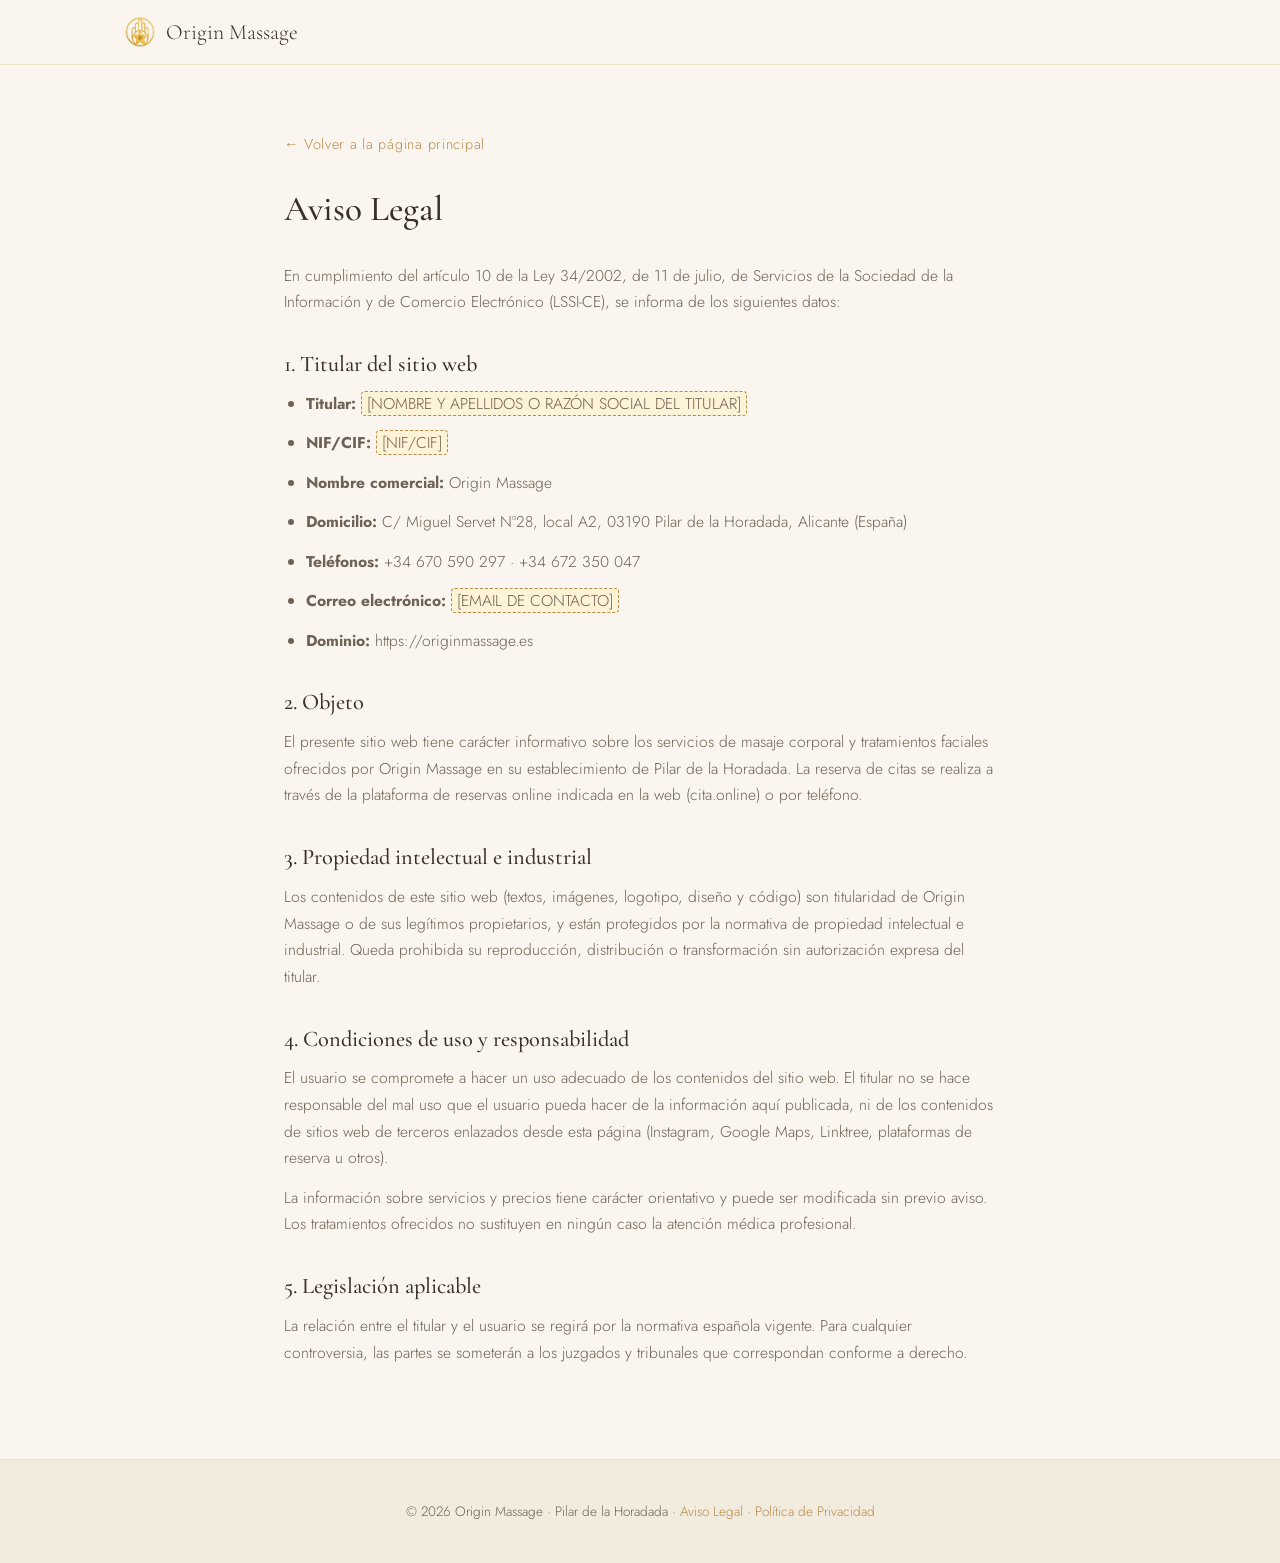
<file: aviso-legal.html>
<!DOCTYPE html>
<html lang="es">
<head>
<meta charset="UTF-8">
<meta name="viewport" content="width=device-width, initial-scale=1.0">
<title>Aviso Legal — Origin Massage</title>
<meta name="description" content="Aviso legal del sitio web de Origin Massage, Pilar de la Horadada.">
<meta name="robots" content="noindex, follow">
<link rel="canonical" href="https://originmassage.es/aviso-legal.html">
<link rel="stylesheet" href="assets/css/style.css">
<link rel="icon" type="image/png" href="assets/img/logo.png">
<style>
  .legal { max-width: 760px; margin: 0 auto; padding: 4rem 1.5rem 5rem; }
  .legal h1 { font-size: 2.2rem; margin-bottom: 2rem; }
  .legal h2 { font-size: 1.4rem; margin: 2.2rem 0 .8rem; }
  .legal p, .legal li { color: var(--ink-soft); margin-bottom: .8rem; font-size: .98rem; }
  .legal ul { padding-left: 1.4rem; }
  .legal .placeholder { background: #fdf3d7; border: 1px dashed var(--gold); padding: 0 .3em; border-radius: 4px; }
  .legal .back { display: inline-block; margin-bottom: 2rem; font-size: .9rem; letter-spacing: .05em; }
</style>
</head>
<body>

<header>
  <nav class="nav">
    <a href="./" class="brand" aria-label="Origin Massage">
      <img src="assets/img/logo.png" alt="" width="32" height="32">
      Origin Massage
    </a>
  </nav>
</header>

<main class="legal">
  <a class="back" href="./">← Volver a la página principal</a>
  <h1>Aviso Legal</h1>

  <p>En cumplimiento del artículo 10 de la Ley 34/2002, de 11 de julio, de Servicios de la Sociedad de la Información y de Comercio Electrónico (LSSI-CE), se informa de los siguientes datos:</p>

  <h2>1. Titular del sitio web</h2>
  <ul>
    <li><strong>Titular:</strong> <span class="placeholder">[NOMBRE Y APELLIDOS O RAZÓN SOCIAL DEL TITULAR]</span></li>
    <li><strong>NIF/CIF:</strong> <span class="placeholder">[NIF/CIF]</span></li>
    <li><strong>Nombre comercial:</strong> Origin Massage</li>
    <li><strong>Domicilio:</strong> C/ Miguel Servet Nº28, local A2, 03190 Pilar de la Horadada, Alicante (España)</li>
    <li><strong>Teléfonos:</strong> +34 670 590 297 · +34 672 350 047</li>
    <li><strong>Correo electrónico:</strong> <span class="placeholder">[EMAIL DE CONTACTO]</span></li>
    <li><strong>Dominio:</strong> https://originmassage.es</li>
  </ul>

  <h2>2. Objeto</h2>
  <p>El presente sitio web tiene carácter informativo sobre los servicios de masaje corporal y tratamientos faciales ofrecidos por Origin Massage en su establecimiento de Pilar de la Horadada. La reserva de citas se realiza a través de la plataforma de reservas online indicada en la web (cita.online) o por teléfono.</p>

  <h2>3. Propiedad intelectual e industrial</h2>
  <p>Los contenidos de este sitio web (textos, imágenes, logotipo, diseño y código) son titularidad de Origin Massage o de sus legítimos propietarios, y están protegidos por la normativa de propiedad intelectual e industrial. Queda prohibida su reproducción, distribución o transformación sin autorización expresa del titular.</p>

  <h2>4. Condiciones de uso y responsabilidad</h2>
  <p>El usuario se compromete a hacer un uso adecuado de los contenidos del sitio web. El titular no se hace responsable del mal uso que el usuario pueda hacer de la información aquí publicada, ni de los contenidos de sitios web de terceros enlazados desde esta página (Instagram, Google Maps, Linktree, plataformas de reserva u otros).</p>
  <p>La información sobre servicios y precios tiene carácter orientativo y puede ser modificada sin previo aviso. Los tratamientos ofrecidos no sustituyen en ningún caso la atención médica profesional.</p>

  <h2>5. Legislación aplicable</h2>
  <p>La relación entre el titular y el usuario se regirá por la normativa española vigente. Para cualquier controversia, las partes se someterán a los juzgados y tribunales que correspondan conforme a derecho.</p>
</main>

<footer>
  <div>© 2026 Origin Massage · Pilar de la Horadada ·
    <a href="aviso-legal.html">Aviso Legal</a> ·
    <a href="privacidad.html">Política de Privacidad</a>
  </div>
</footer>

</body>
</html>
</file>
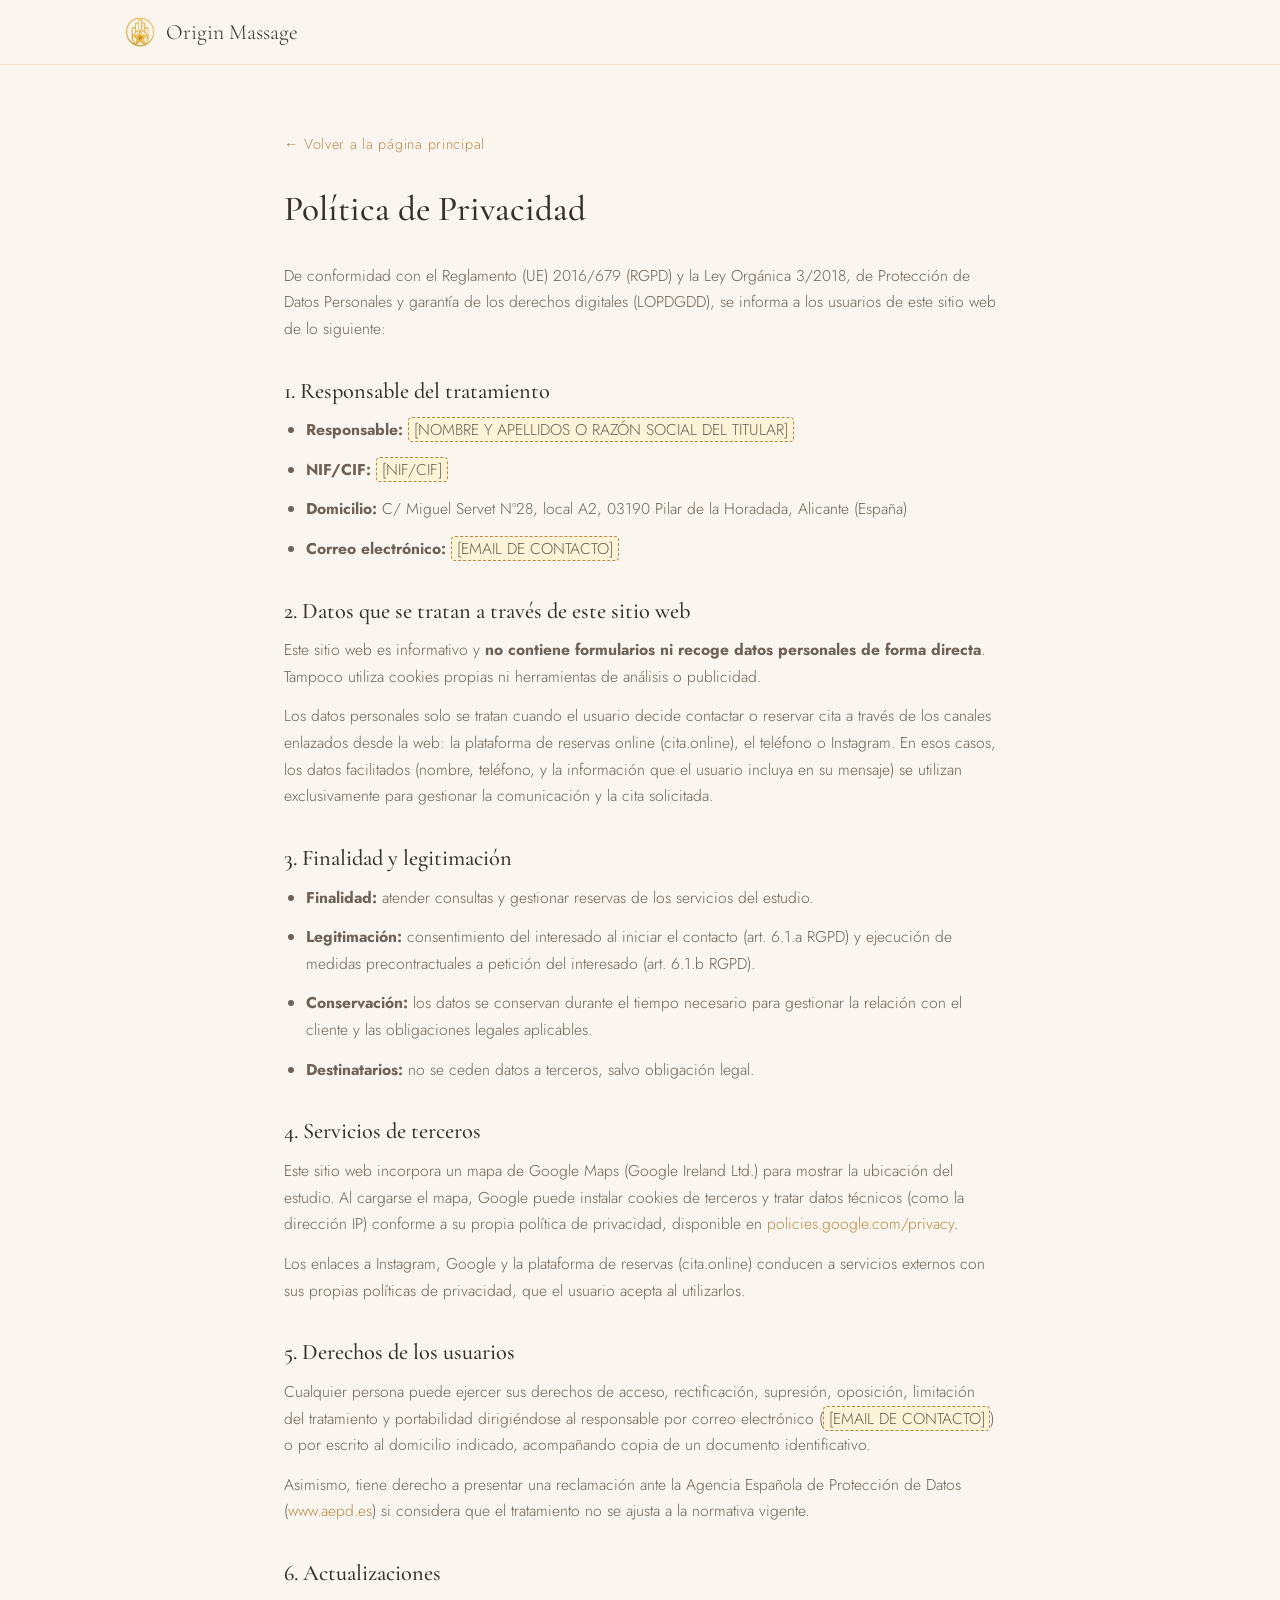
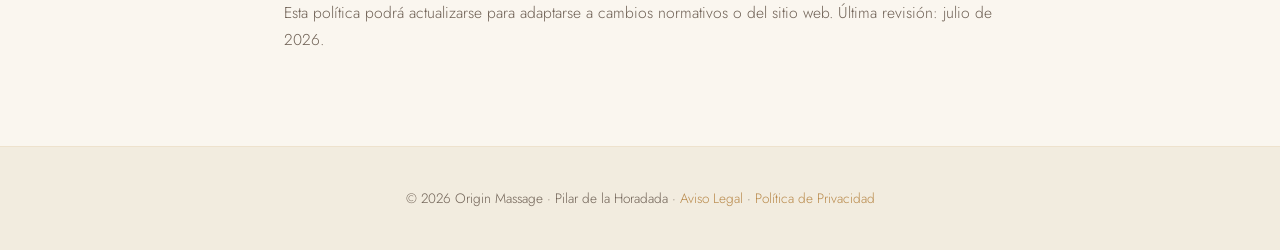
<file: privacidad.html>
<!DOCTYPE html>
<html lang="es">
<head>
<meta charset="UTF-8">
<meta name="viewport" content="width=device-width, initial-scale=1.0">
<title>Política de Privacidad — Origin Massage</title>
<meta name="description" content="Política de privacidad del sitio web de Origin Massage, Pilar de la Horadada.">
<meta name="robots" content="noindex, follow">
<link rel="canonical" href="https://originmassage.es/privacidad.html">
<link rel="stylesheet" href="assets/css/style.css">
<link rel="icon" type="image/png" href="assets/img/logo.png">
<style>
  .legal { max-width: 760px; margin: 0 auto; padding: 4rem 1.5rem 5rem; }
  .legal h1 { font-size: 2.2rem; margin-bottom: 2rem; }
  .legal h2 { font-size: 1.4rem; margin: 2.2rem 0 .8rem; }
  .legal p, .legal li { color: var(--ink-soft); margin-bottom: .8rem; font-size: .98rem; }
  .legal ul { padding-left: 1.4rem; }
  .legal .placeholder { background: #fdf3d7; border: 1px dashed var(--gold); padding: 0 .3em; border-radius: 4px; }
  .legal .back { display: inline-block; margin-bottom: 2rem; font-size: .9rem; letter-spacing: .05em; }
</style>
</head>
<body>

<header>
  <nav class="nav">
    <a href="./" class="brand" aria-label="Origin Massage">
      <img src="assets/img/logo.png" alt="" width="32" height="32">
      Origin Massage
    </a>
  </nav>
</header>

<main class="legal">
  <a class="back" href="./">← Volver a la página principal</a>
  <h1>Política de Privacidad</h1>

  <p>De conformidad con el Reglamento (UE) 2016/679 (RGPD) y la Ley Orgánica 3/2018, de Protección de Datos Personales y garantía de los derechos digitales (LOPDGDD), se informa a los usuarios de este sitio web de lo siguiente:</p>

  <h2>1. Responsable del tratamiento</h2>
  <ul>
    <li><strong>Responsable:</strong> <span class="placeholder">[NOMBRE Y APELLIDOS O RAZÓN SOCIAL DEL TITULAR]</span></li>
    <li><strong>NIF/CIF:</strong> <span class="placeholder">[NIF/CIF]</span></li>
    <li><strong>Domicilio:</strong> C/ Miguel Servet Nº28, local A2, 03190 Pilar de la Horadada, Alicante (España)</li>
    <li><strong>Correo electrónico:</strong> <span class="placeholder">[EMAIL DE CONTACTO]</span></li>
  </ul>

  <h2>2. Datos que se tratan a través de este sitio web</h2>
  <p>Este sitio web es informativo y <strong>no contiene formularios ni recoge datos personales de forma directa</strong>. Tampoco utiliza cookies propias ni herramientas de análisis o publicidad.</p>
  <p>Los datos personales solo se tratan cuando el usuario decide contactar o reservar cita a través de los canales enlazados desde la web: la plataforma de reservas online (cita.online), el teléfono o Instagram. En esos casos, los datos facilitados (nombre, teléfono, y la información que el usuario incluya en su mensaje) se utilizan exclusivamente para gestionar la comunicación y la cita solicitada.</p>

  <h2>3. Finalidad y legitimación</h2>
  <ul>
    <li><strong>Finalidad:</strong> atender consultas y gestionar reservas de los servicios del estudio.</li>
    <li><strong>Legitimación:</strong> consentimiento del interesado al iniciar el contacto (art. 6.1.a RGPD) y ejecución de medidas precontractuales a petición del interesado (art. 6.1.b RGPD).</li>
    <li><strong>Conservación:</strong> los datos se conservan durante el tiempo necesario para gestionar la relación con el cliente y las obligaciones legales aplicables.</li>
    <li><strong>Destinatarios:</strong> no se ceden datos a terceros, salvo obligación legal.</li>
  </ul>

  <h2>4. Servicios de terceros</h2>
  <p>Este sitio web incorpora un mapa de Google Maps (Google Ireland Ltd.) para mostrar la ubicación del estudio. Al cargarse el mapa, Google puede instalar cookies de terceros y tratar datos técnicos (como la dirección IP) conforme a su propia política de privacidad, disponible en <a href="https://policies.google.com/privacy" target="_blank" rel="noopener">policies.google.com/privacy</a>.</p>
  <p>Los enlaces a Instagram, Google y la plataforma de reservas (cita.online) conducen a servicios externos con sus propias políticas de privacidad, que el usuario acepta al utilizarlos.</p>

  <h2>5. Derechos de los usuarios</h2>
  <p>Cualquier persona puede ejercer sus derechos de acceso, rectificación, supresión, oposición, limitación del tratamiento y portabilidad dirigiéndose al responsable por correo electrónico (<span class="placeholder">[EMAIL DE CONTACTO]</span>) o por escrito al domicilio indicado, acompañando copia de un documento identificativo.</p>
  <p>Asimismo, tiene derecho a presentar una reclamación ante la Agencia Española de Protección de Datos (<a href="https://www.aepd.es" target="_blank" rel="noopener">www.aepd.es</a>) si considera que el tratamiento no se ajusta a la normativa vigente.</p>

  <h2>6. Actualizaciones</h2>
  <p>Esta política podrá actualizarse para adaptarse a cambios normativos o del sitio web. Última revisión: julio de 2026.</p>
</main>

<footer>
  <div>© 2026 Origin Massage · Pilar de la Horadada ·
    <a href="aviso-legal.html">Aviso Legal</a> ·
    <a href="privacidad.html">Política de Privacidad</a>
  </div>
</footer>

</body>
</html>
</file>
<file: assets/css/style.css>
/* ================= Origin Massage — shared styles ================= */

/* ---- self-hosted variable fonts (latin subset) ---- */
@font-face {
  font-family: 'Cormorant Garamond';
  font-style: normal;
  font-weight: 300 700;
  font-display: swap;
  src: url('../fonts/cormorant-var.woff2') format('woff2');
}
@font-face {
  font-family: 'Cormorant Garamond';
  font-style: italic;
  font-weight: 300 700;
  font-display: swap;
  src: url('../fonts/cormorant-italic-var.woff2') format('woff2');
}
@font-face {
  font-family: 'Jost';
  font-style: normal;
  font-weight: 100 900;
  font-display: swap;
  src: url('../fonts/jost-var.woff2') format('woff2');
}

:root {
  --cream: #faf6ef;
  --cream-2: #f2ecdf;
  --sand: #e9dfcc;
  --ink: #3a2f28;
  --ink-soft: #6f6155;
  --gold: #b8894a;
  --gold-soft: #d8b98c;
  --gold-pale: #eee2cd;
  --sage: #8a9b84;
  --sage-dark: #5f7059;
  --white: #fffdf9;
  --serif: 'Cormorant Garamond', Georgia, serif;
  --sans: 'Jost', 'Segoe UI', sans-serif;
}
* { margin: 0; padding: 0; box-sizing: border-box; }
html { scroll-behavior: smooth; }
body {
  font-family: var(--sans);
  font-weight: 300;
  color: var(--ink);
  background: var(--cream);
  line-height: 1.7;
  font-size: 17px;
}
h1, h2, h3, h4 { font-family: var(--serif); font-weight: 500; line-height: 1.2; }
a { color: var(--gold); text-decoration: none; }
img { max-width: 100%; }
section { padding: 5.5rem 1.5rem; }
.wrap { max-width: 1080px; margin: 0 auto; }
.eyebrow {
  font-size: .78rem; letter-spacing: .28em; text-transform: uppercase;
  color: var(--gold); margin-bottom: 1rem; font-weight: 400;
}
.section-title { font-size: clamp(2rem, 4.5vw, 2.9rem); margin-bottom: 1.2rem; }
.center { text-align: center; }

/* ---------- scroll reveal (JS adds .in-view; no-JS pages stay visible) ---------- */
html.js .reveal {
  opacity: 0;
  transform: translateY(22px);
  transition: opacity .7s ease, transform .7s ease;
}
html.js .reveal.in-view { opacity: 1; transform: none; }
@media (prefers-reduced-motion: reduce) {
  html { scroll-behavior: auto; }
  html.js .reveal { opacity: 1; transform: none; transition: none; }
}

/* ---------- header ---------- */
header {
  position: sticky; top: 0; z-index: 100;
  background: rgba(250, 246, 239, .93); backdrop-filter: blur(8px);
  border-bottom: 1px solid var(--gold-pale);
}
.nav {
  max-width: 1080px; margin: 0 auto; padding: .85rem 1.5rem;
  display: flex; align-items: center; gap: 1.2rem;
}
.brand { display: flex; align-items: center; gap: .6rem; font-family: var(--serif); font-size: 1.35rem; color: var(--ink); }
.brand svg, .brand img { width: 32px; height: 32px; flex-shrink: 0; }
.nav-links { display: flex; gap: 1.4rem; margin-left: auto; align-items: center; }
.nav-links > a { color: var(--ink-soft); font-size: .92rem; letter-spacing: .05em; }
.nav-links > a:hover { color: var(--gold); }
.lang-switch {
  border: 1px solid var(--gold-soft); border-radius: 999px; overflow: hidden;
  display: flex; font-size: .8rem;
}
.lang-switch a {
  padding: .32rem .7rem; color: var(--ink-soft); letter-spacing: .08em;
}
.lang-switch a[aria-current="true"] { background: var(--gold); color: var(--white); }
.nav-book {
  background: var(--ink); color: var(--white) !important; padding: .5rem 1.2rem;
  border-radius: 999px; font-size: .85rem !important; letter-spacing: .08em;
}
.nav-book:hover { background: var(--gold); }

/* mobile menu */
.menu-btn {
  display: none; margin-left: auto;
  background: none; border: 1px solid var(--gold-soft); border-radius: 8px;
  padding: .35rem .6rem; cursor: pointer; color: var(--ink); font-size: 1.1rem; line-height: 1;
}
@media (max-width: 820px) {
  .menu-btn { display: block; }
  .nav-links {
    display: none;
    position: absolute; top: 100%; left: 0; right: 0;
    flex-direction: column; align-items: stretch; gap: 0;
    background: var(--cream); border-bottom: 1px solid var(--gold-pale);
    padding: .5rem 1.5rem 1.2rem;
  }
  .nav-links.open { display: flex; }
  .nav-links > a { padding: .7rem 0; border-bottom: 1px solid var(--cream-2); font-size: 1rem; }
  .nav-links > a.nav-book { margin-top: .9rem; text-align: center; border-bottom: 0; }
  .lang-switch { margin: .9rem auto 0; align-self: center; }
}

/* ---------- hero ---------- */
.hero {
  text-align: center; padding: 6.5rem 1.5rem 6rem;
  background:
    radial-gradient(ellipse 65% 55% at 50% 0%, var(--gold-pale) 0%, transparent 72%),
    var(--cream);
}
.hero .hamsa { width: 88px; height: 88px; margin-bottom: 1.6rem; }
.hero h1 { font-size: clamp(2.6rem, 7vw, 4.6rem); font-weight: 500; letter-spacing: .05em; }
.hero .by {
  font-family: var(--serif); font-style: italic; color: var(--gold);
  font-size: 1.15rem; margin-top: .4rem;
}
.hero .tagline {
  font-family: var(--serif); font-style: italic; font-size: clamp(1.15rem, 2.5vw, 1.5rem);
  color: var(--ink-soft); margin: 1.2rem auto 0; max-width: 34em;
}
.hero .open-badge {
  display: inline-block; margin-top: 1.8rem; padding: .45rem 1.4rem;
  border: 1px solid var(--sage); border-radius: 999px;
  font-size: .8rem; letter-spacing: .2em; text-transform: uppercase; color: var(--sage-dark);
  background: rgba(138, 155, 132, .08);
}
.hero-ctas { margin-top: 2.4rem; display: flex; gap: 1rem; justify-content: center; flex-wrap: wrap; }
.btn {
  display: inline-block; padding: .85rem 2rem; border-radius: 999px;
  font-size: .9rem; letter-spacing: .1em; text-transform: uppercase; font-weight: 400;
  transition: all .25s ease;
}
.btn-solid { background: var(--ink); color: var(--white); }
.btn-solid:hover { background: var(--gold); color: var(--white); }
.btn-line { border: 1px solid var(--ink); color: var(--ink); }
.btn-line:hover { border-color: var(--gold); color: var(--gold); }
/* primary CTA for the cita.online booking link (activated once the link exists) */
.btn-gold { background: var(--gold); color: var(--white); box-shadow: 0 3px 14px rgba(184, 137, 74, .35); }
.btn-gold:hover { background: var(--gold-soft); color: var(--ink); }

/* ---------- about ---------- */
.about { background: var(--white); }
.about .wrap { max-width: 780px; text-align: center; }
.about p { color: var(--ink-soft); margin-bottom: 1.1rem; font-size: 1.05rem; }
.about .leaf { color: var(--sage); font-size: 1.4rem; margin-top: 1rem; }

/* ---------- therapists ---------- */
.therapists .grid { display: grid; grid-template-columns: repeat(auto-fit, minmax(300px, 1fr)); gap: 2rem; margin-top: 3rem; }
.t-card {
  background: var(--white); border: 1px solid var(--gold-pale); border-radius: 18px;
  padding: 2.5rem 2.2rem; text-align: center;
}
.t-card .monogram {
  width: 76px; height: 76px; margin: 0 auto 1.3rem; border-radius: 50%;
  background: var(--gold-pale); color: var(--gold);
  display: flex; align-items: center; justify-content: center;
  font-family: var(--serif); font-size: 2rem;
}
.t-card h3 { font-size: 1.7rem; }
.t-card .role { color: var(--gold); font-size: .82rem; letter-spacing: .2em; text-transform: uppercase; margin: .5rem 0 1.1rem; }
.t-card p { color: var(--ink-soft); font-size: .98rem; }
.t-card .phone { display: inline-block; margin-top: 1.4rem; color: var(--ink); font-size: .95rem; letter-spacing: .05em; }
.t-card .phone:hover { color: var(--gold); }

/* ---------- services ---------- */
.services { background: var(--cream-2); }
.svc-block { margin-top: 3.2rem; }
.svc-block > h3 { font-size: 1.9rem; margin-bottom: .3rem; }
.svc-block > .svc-sub { color: var(--gold); font-style: italic; font-family: var(--serif); font-size: 1.1rem; margin-bottom: 1.6rem; }
.table-scroll { overflow-x: auto; }
table.price {
  width: 100%; border-collapse: collapse; background: var(--white);
  border-radius: 14px; overflow: hidden; border: 1px solid var(--gold-pale);
}
table.price th, table.price td { padding: .95rem 1.3rem; text-align: left; }
table.price th {
  font-family: var(--sans); font-weight: 400; font-size: .78rem; letter-spacing: .18em;
  text-transform: uppercase; color: var(--gold); border-bottom: 1px solid var(--gold-pale);
}
table.price td { border-bottom: 1px solid var(--cream-2); }
table.price tr:last-child td { border-bottom: 0; }
table.price td.p { text-align: right; white-space: nowrap; color: var(--ink-soft); }
table.price td:first-child { font-family: var(--serif); font-size: 1.15rem; }

.ritual-grid { display: grid; grid-template-columns: repeat(auto-fit, minmax(255px, 1fr)); gap: 1.4rem; }
.ritual { background: var(--white); border: 1px solid var(--gold-pale); border-radius: 16px; padding: 1.8rem 1.6rem; }
.ritual h4 { font-size: 1.35rem; margin-bottom: .2rem; }
.ritual .benefit { color: var(--sage-dark); font-style: italic; font-family: var(--serif); font-size: 1rem; margin-bottom: 1rem; }
.ritual ul { list-style: none; }
.ritual li {
  display: flex; justify-content: space-between; gap: 1rem;
  padding: .5rem 0; border-bottom: 1px solid var(--cream-2); font-size: .95rem; color: var(--ink-soft);
}
.ritual li:last-child { border-bottom: 0; }
.ritual li b { font-weight: 500; color: var(--ink); white-space: nowrap; }
.svc-note { margin-top: 1.4rem; font-size: .9rem; color: var(--ink-soft); font-style: italic; }

/* ---------- philosophy strip ---------- */
.philo { background: var(--sage-dark); color: var(--cream); }
.philo .wrap { display: grid; grid-template-columns: repeat(auto-fit, minmax(220px, 1fr)); gap: 2.5rem; text-align: center; }
.philo h4 { color: var(--white); font-size: 1.45rem; margin-bottom: .5rem; }
.philo p { font-size: .95rem; color: #d9e0d5; }
.philo .icon { font-size: 1.8rem; margin-bottom: .8rem; }

/* ---------- testimonials ---------- */
.reviews { background: var(--white); }
.reviews .grid { display: grid; grid-template-columns: repeat(auto-fit, minmax(260px, 1fr)); gap: 1.6rem; margin-top: 3rem; }
.review {
  background: var(--cream); border: 1px solid var(--gold-pale); border-radius: 16px;
  padding: 1.8rem 1.7rem; display: flex; flex-direction: column;
}
.review .stars { color: var(--gold); letter-spacing: .18em; margin-bottom: .8rem; font-size: .9rem; }
.review blockquote { font-family: var(--serif); font-style: italic; font-size: 1.12rem; color: var(--ink); flex: 1; }
.review cite { display: block; margin-top: 1rem; font-style: normal; font-size: .85rem; letter-spacing: .1em; color: var(--ink-soft); text-transform: uppercase; }
.reviews .src-note { margin-top: 1.6rem; font-size: .85rem; color: var(--ink-soft); text-align: center; font-style: italic; }

/* ---------- booking ---------- */
.booking { background: var(--ink); color: var(--cream); text-align: center; }
.booking .eyebrow { color: var(--gold-soft); }
.booking .section-title { color: var(--white); }
.booking p { color: #cbbfae; max-width: 36em; margin: 0 auto 2.2rem; }
.booking .btn-solid { background: var(--gold); }
.booking .btn-solid:hover { background: var(--gold-soft); color: var(--ink); }
.booking .btn-line { border-color: #8a7a68; color: var(--cream); }
.booking .btn-line:hover { border-color: var(--gold-soft); color: var(--gold-soft); }
.booking .hero-ctas { margin-top: 0; }

/* ---------- contact ---------- */
.contact .wrap { display: grid; grid-template-columns: 1fr 1fr; gap: 3rem; align-items: start; }
@media (max-width: 820px) { .contact .wrap { grid-template-columns: 1fr; } }
.contact-item { margin-bottom: 1.5rem; }
.contact-item .label { font-size: .75rem; letter-spacing: .22em; text-transform: uppercase; color: var(--gold); margin-bottom: .25rem; }
.contact-item div:not(.label), .contact-item a { color: var(--ink-soft); font-size: 1rem; }
.contact-item a:hover { color: var(--gold); }
.map-frame {
  width: 100%; aspect-ratio: 4 / 3; border: 1px solid var(--gold-pale);
  border-radius: 16px; overflow: hidden;
}
.map-frame iframe { width: 100%; height: 100%; border: 0; filter: sepia(.22) saturate(.85); }

/* ---------- footer ---------- */
footer {
  background: var(--cream-2); text-align: center; padding: 2.5rem 1.5rem;
  font-size: .85rem; color: var(--ink-soft); border-top: 1px solid var(--gold-pale);
}
footer .brand { justify-content: center; margin-bottom: .6rem; }
footer .foot-links { margin-bottom: .8rem; }
footer .foot-links a { margin: 0 .7rem; }
</file>
